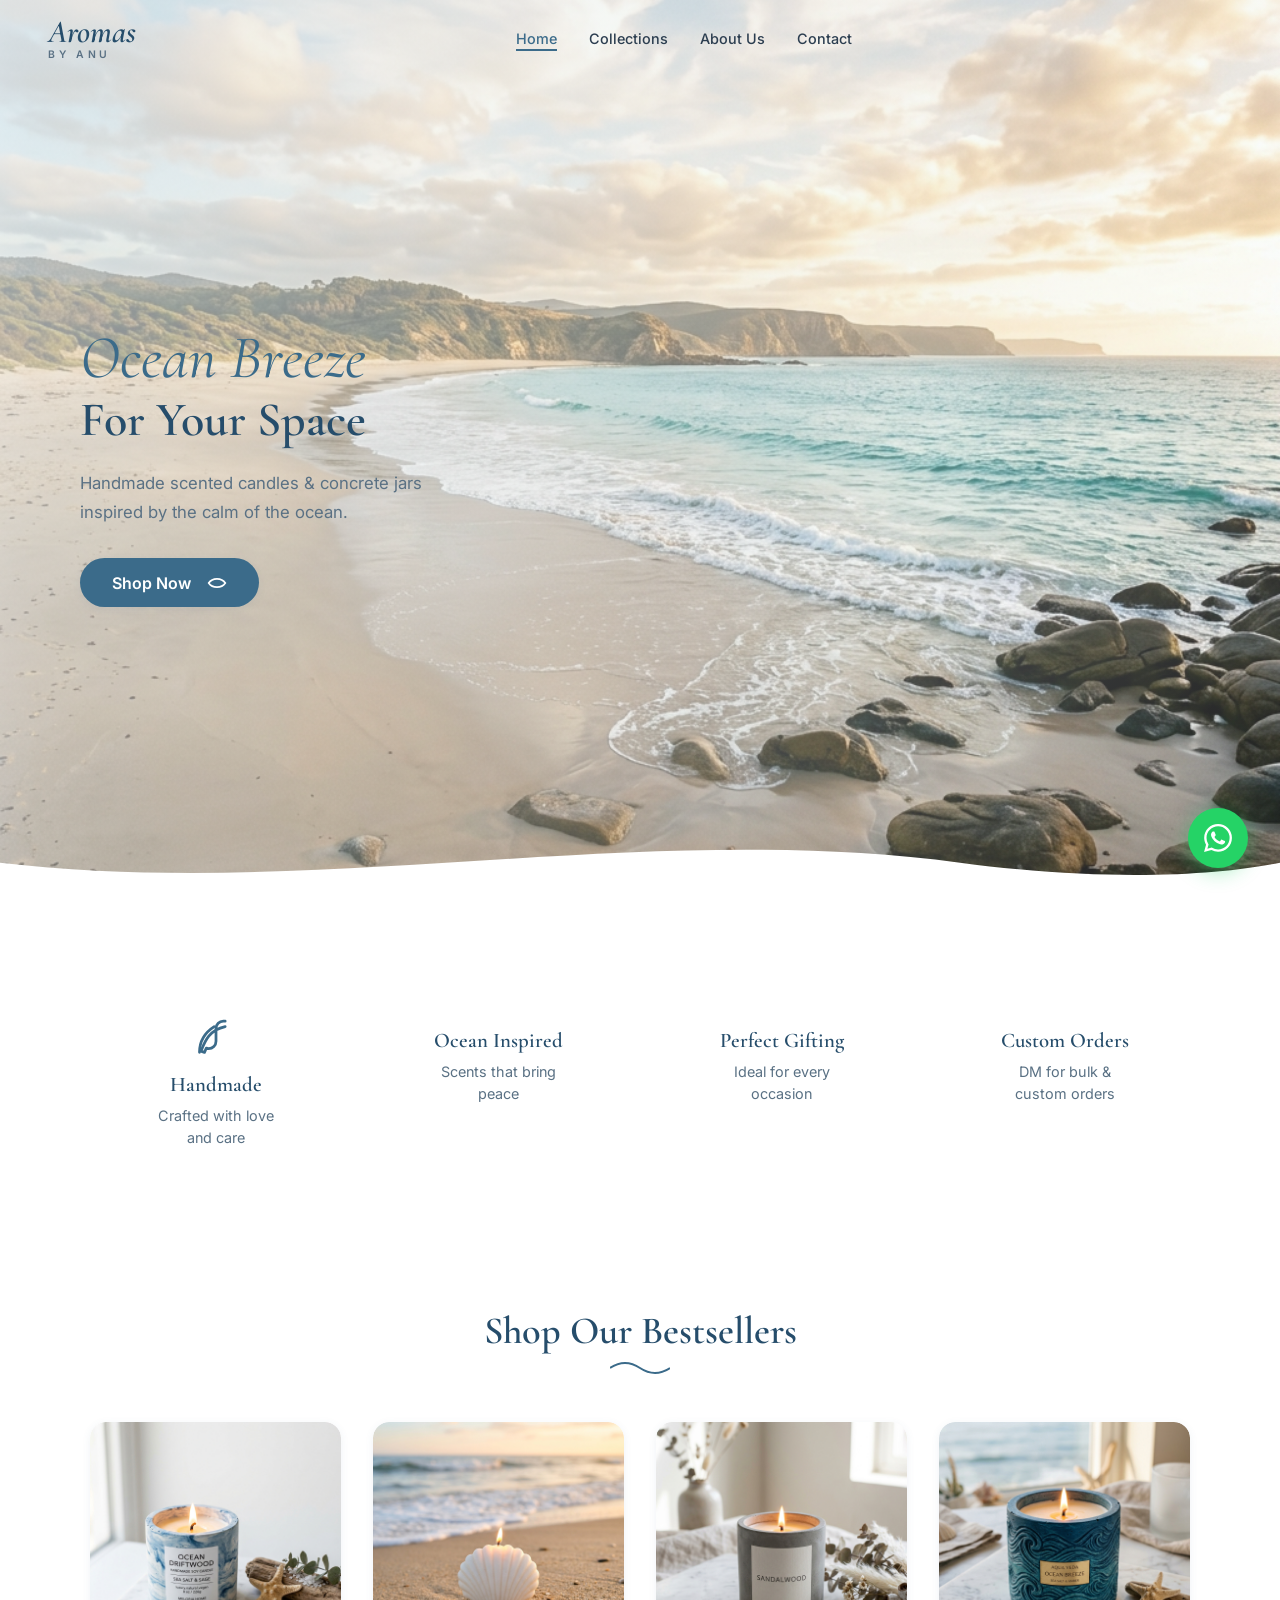
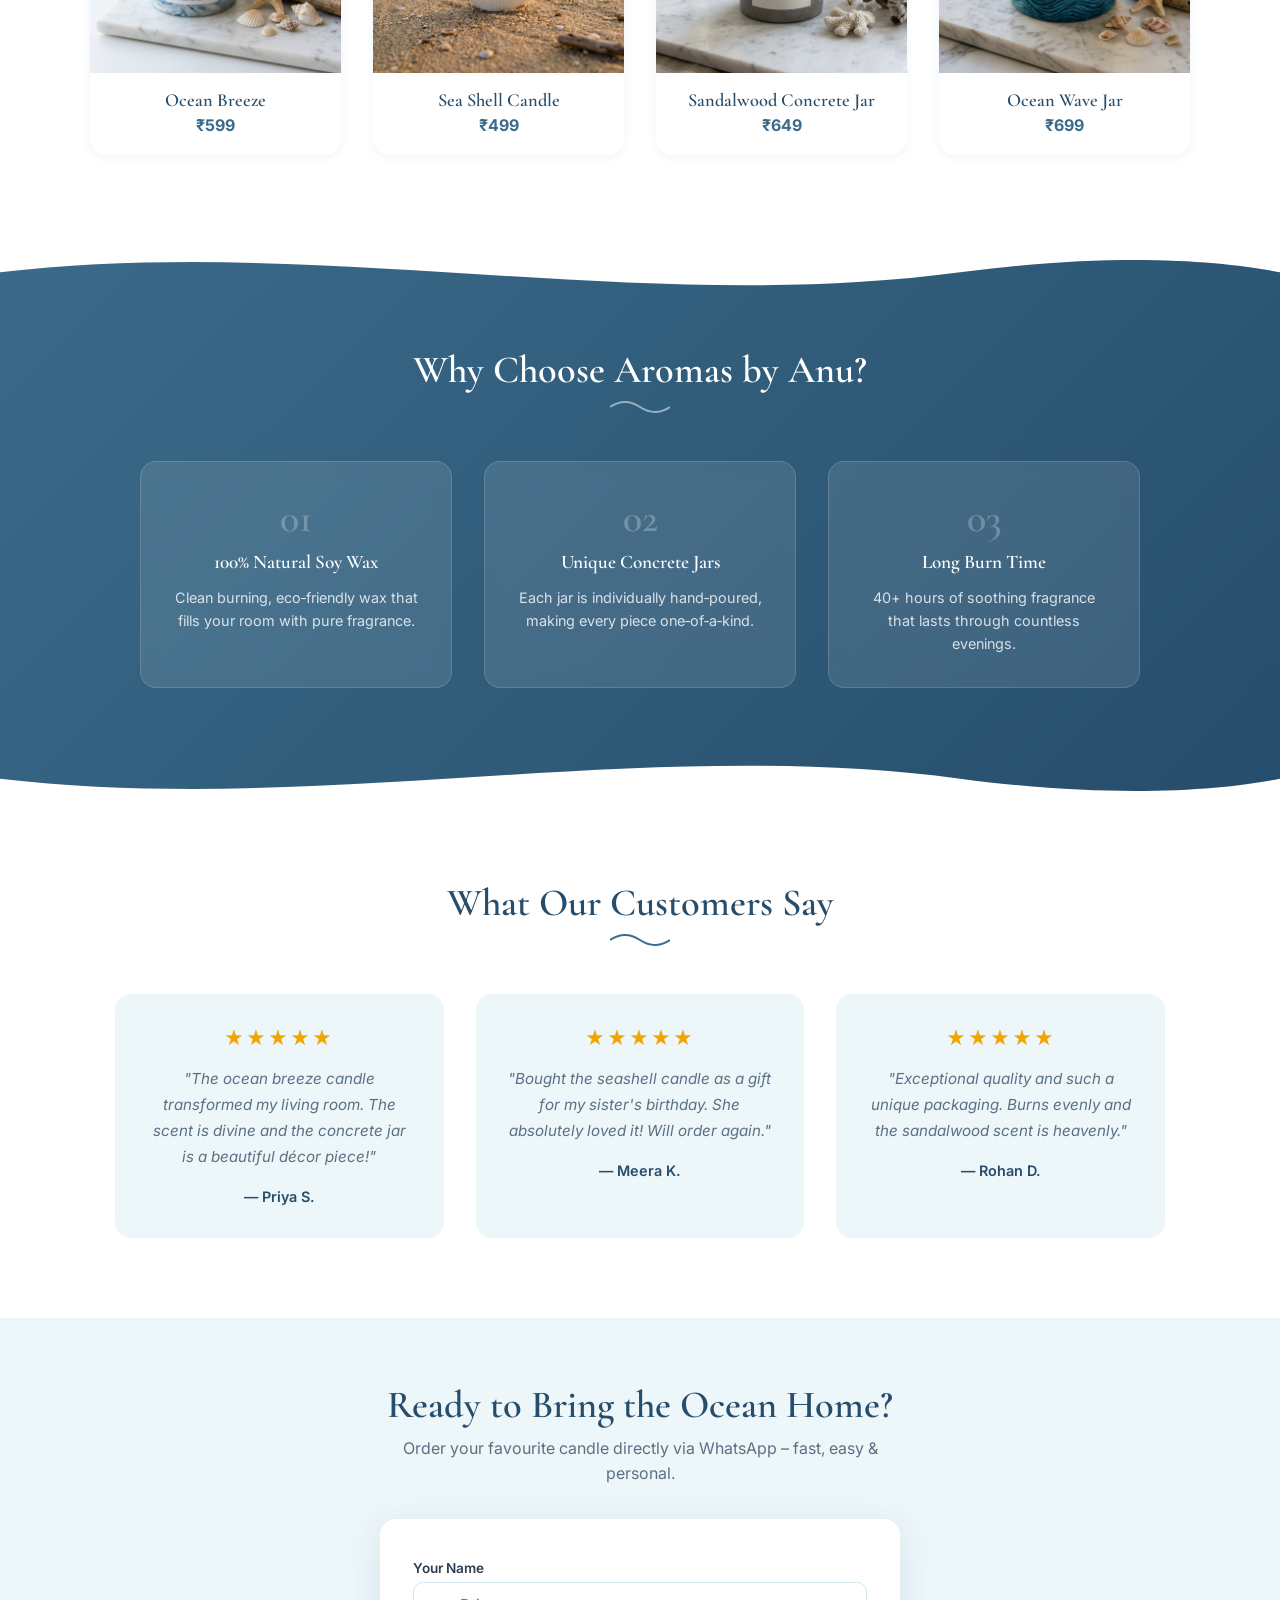
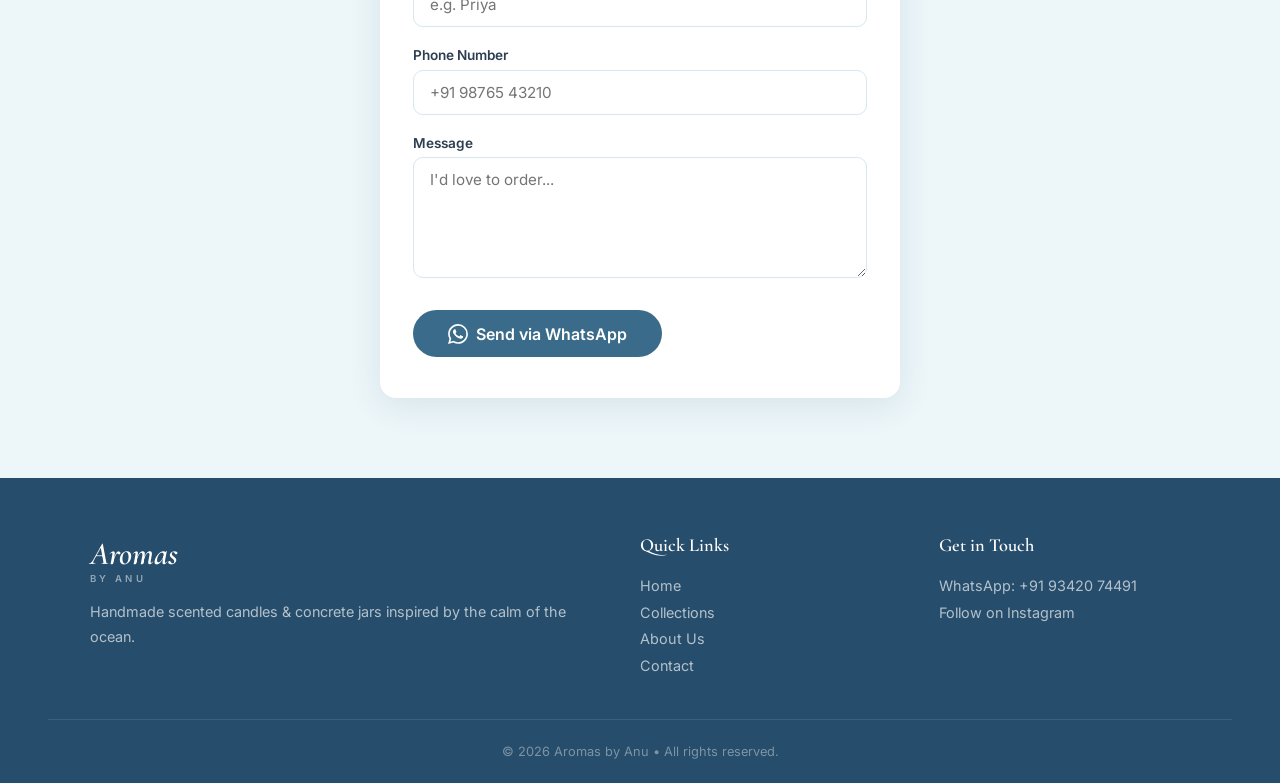
<file: index.html>
<!DOCTYPE html>
<html lang="en">
<head>
  <meta charset="UTF-8" />
  <meta name="viewport" content="width=device-width, initial-scale=1.0" />
  <title>Aromas by Anu – Handmade Ocean‑Inspired Candles</title>
  <meta name="description" content="Handmade scented candles & concrete jars inspired by the calm of the ocean. Order via WhatsApp." />
  <link rel="preconnect" href="https://fonts.googleapis.com" />
  <link rel="preconnect" href="https://fonts.gstatic.com" crossorigin />
  <link href="https://fonts.googleapis.com/css2?family=Cormorant+Garamond:ital,wght@0,400;0,600;1,400;1,600&family=Inter:wght@300;400;500;600;700&display=swap" rel="stylesheet" />
  <link rel="stylesheet" href="styles.css" />
  <link rel="stylesheet" 
      href="https://cdnjs.cloudflare.com/ajax/libs/font-awesome/6.4.0/css/all.min.css">

</head>
<body>

  <!-- ===== NAVBAR ===== -->
  <header class="navbar" id="navbar">
    <a href="index.html" class="brand">
      <span class="brand-name">Aromas</span>
      <span class="brand-sub">BY ANU</span>
    </a>
    <nav class="nav-links" id="navLinks">
      <a href="index.html" class="active">Home</a>
      <a href="collection.html">Collections</a>
      <a href="about.html">About Us</a>
      <a href="contact.html">Contact</a>
    </nav>
    <div class="nav-icons">
      <!-- Hamburger -->
      <button class="hamburger" id="hamburger" aria-label="Menu">
        <span></span><span></span><span></span>
      </button>
    </div>
  </header>

  <!-- ===== HERO ===== -->
  <section class="hero" id="hero">
    <div class="hero-bg">
      <img src="hero-bg.png" alt="Ocean breeze background" class="hero-bg-img" />
      <div class="hero-overlay"></div>
    </div>
    <div class="hero-content">
      <h1 class="hero-title">
        <span class="hero-script">Ocean Breeze</span>
        <span class="hero-bold">For Your Space</span>
      </h1>
      <p class="hero-subtitle">Handmade scented candles & concrete jars<br />inspired by the calm of the ocean.</p>
      <a href="https://wa.me/919342074491?text=Hi%20Anu!%20I%27d%20like%20to%20order%20candles%20🕯️" target="_blank" rel="noopener" class="btn btn-primary" id="heroShopBtn">
        Shop Now &nbsp;
        <svg width="20" height="20" viewBox="0 0 24 24" fill="none" stroke="currentColor" stroke-width="2"><path d="M2 12c2-3 5-5 10-5s8 2 10 5c-2 3-5 5-10 5s-8-2-10-5z"/></svg>
      </a>
    </div>
    <!-- Wave divider -->
    <div class="wave-divider">
      <svg viewBox="0 0 1440 120" preserveAspectRatio="none">
        <path d="M0,64 C360,120 720,0 1080,64 C1260,96 1380,80 1440,64 L1440,120 L0,120 Z" fill="#fff"/>
      </svg>
    </div>
  </section>

  <!-- ===== FEATURES ===== -->
  <section class="features" id="features">
    <div class="features-grid">
      <div class="feature-card" data-aos>
        <div class="feature-icon">
          <svg width="40" height="40" viewBox="0 0 24 24" fill="none" stroke="var(--color-primary)" stroke-width="1.5"><path d="M12 2C6.48 2 2 6 2 12s4.48 10 10 10 10-4 10-10S17.52 2 12 2z"/><path d="M8 14s1.5 2 4 2 4-2 4-2"/><path d="M9 9h.01M15 9h.01"/></svg>
          <!-- Leaf/handmade icon -->
          <svg width="44" height="44" viewBox="0 0 24 24" fill="none" stroke="var(--color-primary)" stroke-width="1.5" stroke-linecap="round" stroke-linejoin="round"><path d="M17 8C8 10 5.9 16.17 3.82 21.34L5.71 22l1-2.3A4.49 4.49 0 008 20a4 4 0 004-4V9a4 4 0 014-4h1"/><path d="M11 8C4.22 12.38 3 17.91 3 22"/></svg>
        </div>
        <h3>Handmade</h3>
        <p>Crafted with love<br />and care</p>
      </div>
      <div class="feature-card" data-aos>
        <div class="feature-icon">
          <svg width="44" height="44" viewBox="0 0 24 24" fill="none" stroke="var(--color-primary)" stroke-width="1.5" stroke-linecap="round" stroke-linejoin="round"><path d="M2 12h2c2 0 3-1 3-3s1-3 3-3 3 1 3 3-1 3-3 3h-2"/><path d="M22 12h-2c-2 0-3 1-3 3s-1 3-3 3-3-1-3-3 1-3 3-3h2"/></svg>
        </div>
        <h3>Ocean Inspired</h3>
        <p>Scents that bring<br />peace</p>
      </div>
      <div class="feature-card" data-aos>
        <div class="feature-icon">
          <svg width="44" height="44" viewBox="0 0 24 24" fill="none" stroke="var(--color-primary)" stroke-width="1.5" stroke-linecap="round" stroke-linejoin="round"><rect x="3" y="8" width="18" height="14" rx="2"/><path d="M12 8V5a2 2 0 00-2-2h0a2 2 0 00-2 2v0c0 1.1.9 2 2 2h4a2 2 0 002-2v0a2 2 0 00-2-2h0"/><line x1="12" y1="8" x2="12" y2="22"/></svg>
        </div>
        <h3>Perfect Gifting</h3>
        <p>Ideal for every<br />occasion</p>
      </div>
      <div class="feature-card" data-aos>
        <div class="feature-icon">
          <svg width="44" height="44" viewBox="0 0 24 24" fill="none" stroke="var(--color-primary)" stroke-width="1.5" stroke-linecap="round" stroke-linejoin="round"><path d="M20.84 4.61a5.5 5.5 0 00-7.78 0L12 5.67l-1.06-1.06a5.5 5.5 0 00-7.78 7.78l1.06 1.06L12 21.23l7.78-7.78 1.06-1.06a5.5 5.5 0 000-7.78z"/></svg>
        </div>
        <h3>Custom Orders</h3>
        <p>DM for bulk &<br />custom orders</p>
      </div>
    </div>
  </section>

  <!-- ===== BESTSELLERS ===== -->
  <section class="bestsellers" id="bestsellers">
    <h2 class="section-title">Shop Our Bestsellers</h2>
    <div class="section-wave">
      <svg width="60" height="20" viewBox="0 0 60 20"><path d="M0 10 Q15 0 30 10 Q45 20 60 10" fill="none" stroke="var(--color-primary)" stroke-width="2"/></svg>
    </div>
    <div class="products-grid">
      <a href="https://wa.me/919342074491?text=Hi!%20I%27d%20like%20to%20order%20the%20Ocean%20Breeze%20candle%20🌊" target="_blank" rel="noopener" class="product-card" data-aos>
        <div class="product-img-wrap">
          <img src="ocean-breeze.png" alt="Ocean Breeze Candle" loading="lazy" />
        </div>
        <h3>Ocean Breeze</h3>
        <p class="product-price">₹599</p>
      </a>
      <a href="https://wa.me/919342074491?text=Hi!%20I%27d%20like%20to%20order%20the%20Sea%20Shell%20Candle%20🐚" target="_blank" rel="noopener" class="product-card" data-aos>
        <div class="product-img-wrap">
          <img src="seashell.png" alt="Sea Shell Candle" loading="lazy" />
        </div>
        <h3>Sea Shell Candle</h3>
        <p class="product-price">₹499</p>
      </a>
      <a href="https://wa.me/919342074491?text=Hi!%20I%27d%20like%20to%20order%20the%20Sandalwood%20Concrete%20Jar%20🪵" target="_blank" rel="noopener" class="product-card" data-aos>
        <div class="product-img-wrap">
          <img src="sandalwood.png" alt="Sandalwood Concrete Jar" loading="lazy" />
        </div>
        <h3>Sandalwood Concrete Jar</h3>
        <p class="product-price">₹649</p>
      </a>
      <a href="https://wa.me/919342074491?text=Hi!%20I%27d%20like%20to%20order%20the%20Ocean%20Wave%20Jar%20🌀" target="_blank" rel="noopener" class="product-card" data-aos>
        <div class="product-img-wrap">
          <img src="ocean-wave.png" alt="Ocean Wave Jar" loading="lazy" />
        </div>
        <h3>Ocean Wave Jar</h3>
        <p class="product-price">₹699</p>
      </a>
    </div>
  </section>

  <!-- ===== WHY CHOOSE US ===== -->
  <section class="why-us" id="whyUs">
    <div class="wave-divider wave-top">
      <svg viewBox="0 0 1440 120" preserveAspectRatio="none">
        <path d="M0,56 C360,0 720,120 1080,56 C1260,24 1380,40 1440,56 L1440,0 L0,0 Z" fill="#fff"/>
      </svg>
    </div>
    <div class="why-us-inner">
      <h2 class="section-title light">Why Choose Aromas by Anu?</h2>
      <div class="section-wave light-wave">
        <svg width="60" height="20" viewBox="0 0 60 20"><path d="M0 10 Q15 0 30 10 Q45 20 60 10" fill="none" stroke="#fff" stroke-width="2"/></svg>
      </div>
      <div class="why-grid">
        <div class="why-card">
          <div class="why-number">01</div>
          <h3>100% Natural Soy Wax</h3>
          <p>Clean burning, eco‑friendly wax that fills your room with pure fragrance.</p>
        </div>
        <div class="why-card">
          <div class="why-number">02</div>
          <h3>Unique Concrete Jars</h3>
          <p>Each jar is individually hand‑poured, making every piece one‑of‑a‑kind.</p>
        </div>
        <div class="why-card">
          <div class="why-number">03</div>
          <h3>Long Burn Time</h3>
          <p>40+ hours of soothing fragrance that lasts through countless evenings.</p>
        </div>
      </div>
    </div>
    <div class="wave-divider wave-bottom">
      <svg viewBox="0 0 1440 120" preserveAspectRatio="none">
        <path d="M0,64 C360,120 720,0 1080,64 C1260,96 1380,80 1440,64 L1440,120 L0,120 Z" fill="#fff"/>
      </svg>
    </div>
  </section>

  <!-- ===== TESTIMONIALS ===== -->
  <section class="testimonials" id="testimonials">
    <h2 class="section-title">What Our Customers Say</h2>
    <div class="section-wave">
      <svg width="60" height="20" viewBox="0 0 60 20"><path d="M0 10 Q15 0 30 10 Q45 20 60 10" fill="none" stroke="var(--color-primary)" stroke-width="2"/></svg>
    </div>
    <div class="testimonials-grid">
      <div class="testimonial-card" data-aos>
        <div class="stars">★★★★★</div>
        <p>"The ocean breeze candle transformed my living room. The scent is divine and the concrete jar is a beautiful décor piece!"</p>
        <span class="reviewer">— Priya S.</span>
      </div>
      <div class="testimonial-card" data-aos>
        <div class="stars">★★★★★</div>
        <p>"Bought the seashell candle as a gift for my sister's birthday. She absolutely loved it! Will order again."</p>
        <span class="reviewer">— Meera K.</span>
      </div>
      <div class="testimonial-card" data-aos>
        <div class="stars">★★★★★</div>
        <p>"Exceptional quality and such a unique packaging. Burns evenly and the sandalwood scent is heavenly."</p>
        <span class="reviewer">— Rohan D.</span>
      </div>
    </div>
  </section>

  <!-- ===== SEND A MESSAGE ===== -->
  <section class="home-contact" id="homeContact">
    <div class="home-contact-inner">
      <div class="home-contact-header">
        <h2 class="section-title">Ready to Bring the Ocean Home?</h2>
        <p class="home-contact-subtitle">Order your favourite candle directly via WhatsApp – fast, easy & personal.</p>
      </div>
      <div class="home-contact-card">
        <form id="homeContactForm" class="home-contact-form">
          <div class="form-group">
            <label for="homeName">Your Name</label>
            <input type="text" id="homeName" placeholder="e.g. Priya" required />
          </div>
          <div class="form-group">
            <label for="homePhone">Phone Number</label>
            <input type="tel" id="homePhone" placeholder="+91 98765 43210" />
          </div>
          <div class="form-group">
            <label for="homeMessage">Message</label>
            <textarea id="homeMessage" placeholder="I'd love to order..." rows="5" required></textarea>
          </div>
          <button type="submit" class="btn btn-send-wa">
            <svg width="20" height="20" viewBox="0 0 24 24" fill="currentColor"><path d="M17.472 14.382c-.297-.149-1.758-.867-2.03-.967-.273-.099-.471-.148-.67.15-.197.297-.767.966-.94 1.164-.173.199-.347.223-.644.075-.297-.15-1.255-.463-2.39-1.475-.883-.788-1.48-1.761-1.653-2.059-.173-.297-.018-.458.13-.606.134-.133.298-.347.446-.52.149-.174.198-.298.298-.497.099-.198.05-.371-.025-.52-.075-.149-.669-1.612-.916-2.207-.242-.579-.487-.5-.669-.51-.173-.008-.371-.01-.57-.01-.198 0-.52.074-.792.372-.272.297-1.04 1.016-1.04 2.479 0 1.462 1.065 2.875 1.213 3.074.149.198 2.096 3.2 5.077 4.487.709.306 1.262.489 1.694.625.712.227 1.36.195 1.871.118.571-.085 1.758-.719 2.006-1.413.248-.694.248-1.289.173-1.413-.074-.124-.272-.198-.57-.347m-5.421 7.403h-.004a9.87 9.87 0 01-5.031-1.378l-.361-.214-3.741.982.998-3.648-.235-.374a9.86 9.86 0 01-1.51-5.26c.001-5.45 4.436-9.884 9.888-9.884 2.64 0 5.122 1.03 6.988 2.898a9.825 9.825 0 012.893 6.994c-.003 5.45-4.437 9.884-9.885 9.884m8.413-18.297A11.815 11.815 0 0012.05 0C5.495 0 .16 5.335.157 11.892c0 2.096.547 4.142 1.588 5.945L.057 24l6.305-1.654a11.882 11.882 0 005.683 1.448h.005c6.554 0 11.89-5.335 11.893-11.893a11.821 11.821 0 00-3.48-8.413z"/></svg>
            Send via WhatsApp
          </button>
        </form>
      </div>
    </div>
  </section>

  <!-- ===== FOOTER ===== -->
  <footer class="site-footer" id="footer">
    <div class="footer-grid">
      <div class="footer-col">
        <span class="footer-brand">Aromas</span>
        <span class="footer-brand-sub">BY ANU</span>
        <p class="footer-about">Handmade scented candles & concrete jars inspired by the calm of the ocean.</p>
      </div>
      <div class="footer-col">
        <h4>Quick Links</h4>
        <a href="index.html">Home</a>
        <a href="collection.html">Collections</a>
        <a href="about.html">About Us</a>
        <a href="contact.html">Contact</a>
      </div>
      <div class="footer-col">
        <h4>Get in Touch</h4>
        <a href="https://wa.me/919342074491" target="_blank" rel="noopener">WhatsApp: +91 93420 74491</a>
        <a href="https://instagram.com/" target="_blank" rel="noopener">Follow on Instagram</a>
      </div>
    </div>
    <div class="footer-bottom">
      <p>© 2026 Aromas by Anu • All rights reserved.</p>
    </div>
  </footer>

  <!-- Floating WhatsApp Button -->
  <a href="https://wa.me/919342074491?text=Hi%20Anu!%20I%27m%20interested%20in%20your%20candles%20🕯️" target="_blank" rel="noopener" class="fab-whatsapp" id="fabWhatsapp" aria-label="Chat on WhatsApp">
    <svg width="28" height="28" viewBox="0 0 24 24" fill="#fff"><path d="M17.472 14.382c-.297-.149-1.758-.867-2.03-.967-.273-.099-.471-.148-.67.15-.197.297-.767.966-.94 1.164-.173.199-.347.223-.644.075-.297-.15-1.255-.463-2.39-1.475-.883-.788-1.48-1.761-1.653-2.059-.173-.297-.018-.458.13-.606.134-.133.298-.347.446-.52.149-.174.198-.298.298-.497.099-.198.05-.371-.025-.52-.075-.149-.669-1.612-.916-2.207-.242-.579-.487-.5-.669-.51-.173-.008-.371-.01-.57-.01-.198 0-.52.074-.792.372-.272.297-1.04 1.016-1.04 2.479 0 1.462 1.065 2.875 1.213 3.074.149.198 2.096 3.2 5.077 4.487.709.306 1.262.489 1.694.625.712.227 1.36.195 1.871.118.571-.085 1.758-.719 2.006-1.413.248-.694.248-1.289.173-1.413-.074-.124-.272-.198-.57-.347m-5.421 7.403h-.004a9.87 9.87 0 01-5.031-1.378l-.361-.214-3.741.982.998-3.648-.235-.374a9.86 9.86 0 01-1.51-5.26c.001-5.45 4.436-9.884 9.888-9.884 2.64 0 5.122 1.03 6.988 2.898a9.825 9.825 0 012.893 6.994c-.003 5.45-4.437 9.884-9.885 9.884m8.413-18.297A11.815 11.815 0 0012.05 0C5.495 0 .16 5.335.157 11.892c0 2.096.547 4.142 1.588 5.945L.057 24l6.305-1.654a11.882 11.882 0 005.683 1.448h.005c6.554 0 11.89-5.335 11.893-11.893a11.821 11.821 0 00-3.48-8.413z"/></svg>
  </a>

  <script src="script.js"></script>
</body>
</html>
</file>
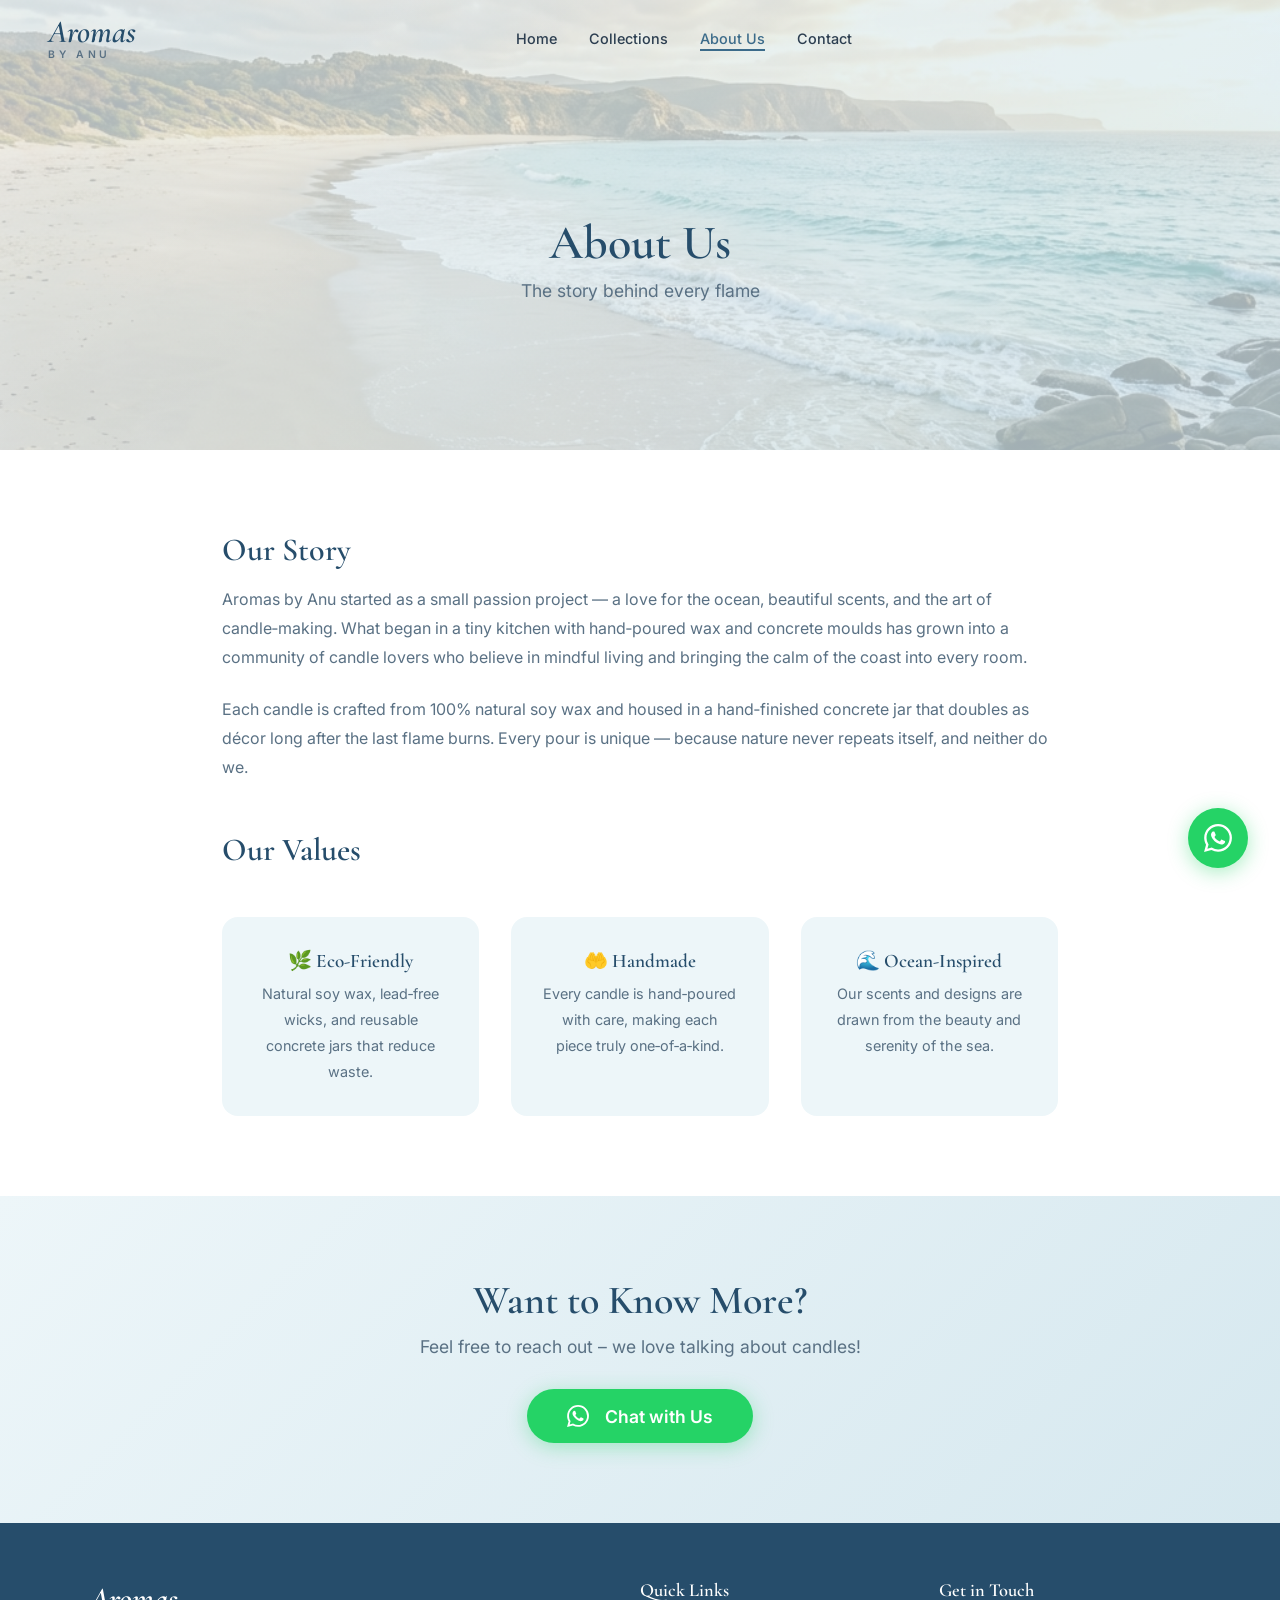
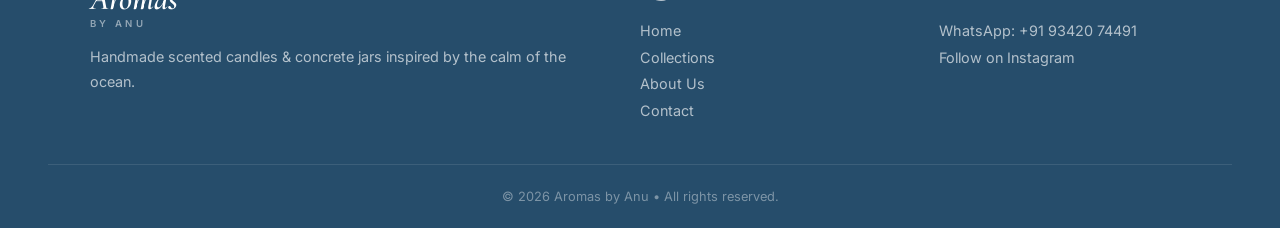
<file: about.html>
<!DOCTYPE html>
<html lang="en">
<head>
  <meta charset="UTF-8" />
  <meta name="viewport" content="width=device-width, initial-scale=1.0" />
  <title>About Us – Aromas by Anu</title>
  <meta name="description" content="Learn the story behind Aromas by Anu — handmade ocean-inspired candles crafted with love." />
  <link rel="preconnect" href="https://fonts.googleapis.com" />
  <link rel="preconnect" href="https://fonts.gstatic.com" crossorigin />
  <link href="https://fonts.googleapis.com/css2?family=Cormorant+Garamond:ital,wght@0,400;0,600;1,400;1,600&family=Inter:wght@300;400;500;600;700&display=swap" rel="stylesheet" />
  <link rel="stylesheet" href="styles.css" />
</head>
<body>

  <!-- NAVBAR -->
  <header class="navbar" id="navbar">
    <a href="index.html" class="brand">
      <span class="brand-name">Aromas</span>
      <span class="brand-sub">BY ANU</span>
    </a>
    <nav class="nav-links" id="navLinks">
      <a href="index.html">Home</a>
      <a href="collection.html">Collections</a>
      <a href="about.html" class="active">About Us</a>
      <a href="contact.html">Contact</a>
    </nav>
    <div class="nav-icons">
      <button class="hamburger" id="hamburger" aria-label="Menu">
        <span></span><span></span><span></span>
      </button>
    </div>
  </header>

  <!-- PAGE HERO -->
  <section class="page-hero">
    <div class="page-hero-overlay"></div>
    <div class="page-hero-content">
      <h1>About Us</h1>
      <p>The story behind every flame</p>
    </div>
  </section>

  <!-- ABOUT CONTENT -->
  <section class="about-section">
    <h2>Our Story</h2>
    <p>
      Aromas by Anu started as a small passion project — a love for the ocean, beautiful scents, and the art of candle‑making.
      What began in a tiny kitchen with hand‑poured wax and concrete moulds has grown into a community of candle lovers
      who believe in mindful living and bringing the calm of the coast into every room.
    </p>
    <p>
      Each candle is crafted from 100% natural soy wax and housed in a hand‑finished concrete jar that doubles as décor
      long after the last flame burns. Every pour is unique — because nature never repeats itself, and neither do we.
    </p>

    <h2 style="margin-top: 3rem;">Our Values</h2>
    <div class="about-values">
      <div class="about-value-card">
        <h3>🌿 Eco‑Friendly</h3>
        <p>Natural soy wax, lead‑free wicks, and reusable concrete jars that reduce waste.</p>
      </div>
      <div class="about-value-card">
        <h3>🤲 Handmade</h3>
        <p>Every candle is hand‑poured with care, making each piece truly one‑of‑a‑kind.</p>
      </div>
      <div class="about-value-card">
        <h3>🌊 Ocean‑Inspired</h3>
        <p>Our scents and designs are drawn from the beauty and serenity of the sea.</p>
      </div>
    </div>
  </section>

  <!-- CTA -->
  <section class="cta-banner">
    <div class="cta-content">
      <h2>Want to Know More?</h2>
      <p>Feel free to reach out – we love talking about candles!</p>
      <a href="https://wa.me/919342074491?text=Hi%20Anu!%20I%27d%20love%20to%20know%20more%20about%20your%20candles!" target="_blank" rel="noopener" class="btn btn-whatsapp">
        <svg width="22" height="22" viewBox="0 0 24 24" fill="currentColor"><path d="M17.472 14.382c-.297-.149-1.758-.867-2.03-.967-.273-.099-.471-.148-.67.15-.197.297-.767.966-.94 1.164-.173.199-.347.223-.644.075-.297-.15-1.255-.463-2.39-1.475-.883-.788-1.48-1.761-1.653-2.059-.173-.297-.018-.458.13-.606.134-.133.298-.347.446-.52.149-.174.198-.298.298-.497.099-.198.05-.371-.025-.52-.075-.149-.669-1.612-.916-2.207-.242-.579-.487-.5-.669-.51-.173-.008-.371-.01-.57-.01-.198 0-.52.074-.792.372-.272.297-1.04 1.016-1.04 2.479 0 1.462 1.065 2.875 1.213 3.074.149.198 2.096 3.2 5.077 4.487.709.306 1.262.489 1.694.625.712.227 1.36.195 1.871.118.571-.085 1.758-.719 2.006-1.413.248-.694.248-1.289.173-1.413-.074-.124-.272-.198-.57-.347m-5.421 7.403h-.004a9.87 9.87 0 01-5.031-1.378l-.361-.214-3.741.982.998-3.648-.235-.374a9.86 9.86 0 01-1.51-5.26c.001-5.45 4.436-9.884 9.888-9.884 2.64 0 5.122 1.03 6.988 2.898a9.825 9.825 0 012.893 6.994c-.003 5.45-4.437 9.884-9.885 9.884m8.413-18.297A11.815 11.815 0 0012.05 0C5.495 0 .16 5.335.157 11.892c0 2.096.547 4.142 1.588 5.945L.057 24l6.305-1.654a11.882 11.882 0 005.683 1.448h.005c6.554 0 11.89-5.335 11.893-11.893a11.821 11.821 0 00-3.48-8.413z"/></svg>
        &nbsp; Chat with Us
      </a>
    </div>
  </section>

  <!-- FOOTER -->
  <footer class="site-footer">
    <div class="footer-grid">
      <div class="footer-col">
        <span class="footer-brand">Aromas</span>
        <span class="footer-brand-sub">BY ANU</span>
        <p class="footer-about">Handmade scented candles & concrete jars inspired by the calm of the ocean.</p>
      </div>
      <div class="footer-col">
        <h4>Quick Links</h4>
        <a href="index.html">Home</a>
        <a href="collection.html">Collections</a>
        <a href="about.html">About Us</a>
        <a href="contact.html">Contact</a>
      </div>
      <div class="footer-col">
        <h4>Get in Touch</h4>
        <a href="https://wa.me/919342074491" target="_blank" rel="noopener">WhatsApp: +91 93420 74491</a>
        <a href="https://instagram.com/" target="_blank" rel="noopener">Follow on Instagram</a>
      </div>
    </div>
    <div class="footer-bottom">
      <p>© 2026 Aromas by Anu • All rights reserved.</p>
    </div>
  </footer>

  <!-- Floating WhatsApp -->
  <a href="https://wa.me/919342074491?text=Hi%20Anu!" target="_blank" rel="noopener" class="fab-whatsapp" aria-label="WhatsApp">
    <svg width="28" height="28" viewBox="0 0 24 24" fill="#fff"><path d="M17.472 14.382c-.297-.149-1.758-.867-2.03-.967-.273-.099-.471-.148-.67.15-.197.297-.767.966-.94 1.164-.173.199-.347.223-.644.075-.297-.15-1.255-.463-2.39-1.475-.883-.788-1.48-1.761-1.653-2.059-.173-.297-.018-.458.13-.606.134-.133.298-.347.446-.52.149-.174.198-.298.298-.497.099-.198.05-.371-.025-.52-.075-.149-.669-1.612-.916-2.207-.242-.579-.487-.5-.669-.51-.173-.008-.371-.01-.57-.01-.198 0-.52.074-.792.372-.272.297-1.04 1.016-1.04 2.479 0 1.462 1.065 2.875 1.213 3.074.149.198 2.096 3.2 5.077 4.487.709.306 1.262.489 1.694.625.712.227 1.36.195 1.871.118.571-.085 1.758-.719 2.006-1.413.248-.694.248-1.289.173-1.413-.074-.124-.272-.198-.57-.347m-5.421 7.403h-.004a9.87 9.87 0 01-5.031-1.378l-.361-.214-3.741.982.998-3.648-.235-.374a9.86 9.86 0 01-1.51-5.26c.001-5.45 4.436-9.884 9.888-9.884 2.64 0 5.122 1.03 6.988 2.898a9.825 9.825 0 012.893 6.994c-.003 5.45-4.437 9.884-9.885 9.884m8.413-18.297A11.815 11.815 0 0012.05 0C5.495 0 .16 5.335.157 11.892c0 2.096.547 4.142 1.588 5.945L.057 24l6.305-1.654a11.882 11.882 0 005.683 1.448h.005c6.554 0 11.89-5.335 11.893-11.893a11.821 11.821 0 00-3.48-8.413z"/></svg>
  </a>

  <script src="script.js"></script>
</body>
</html>
</file>
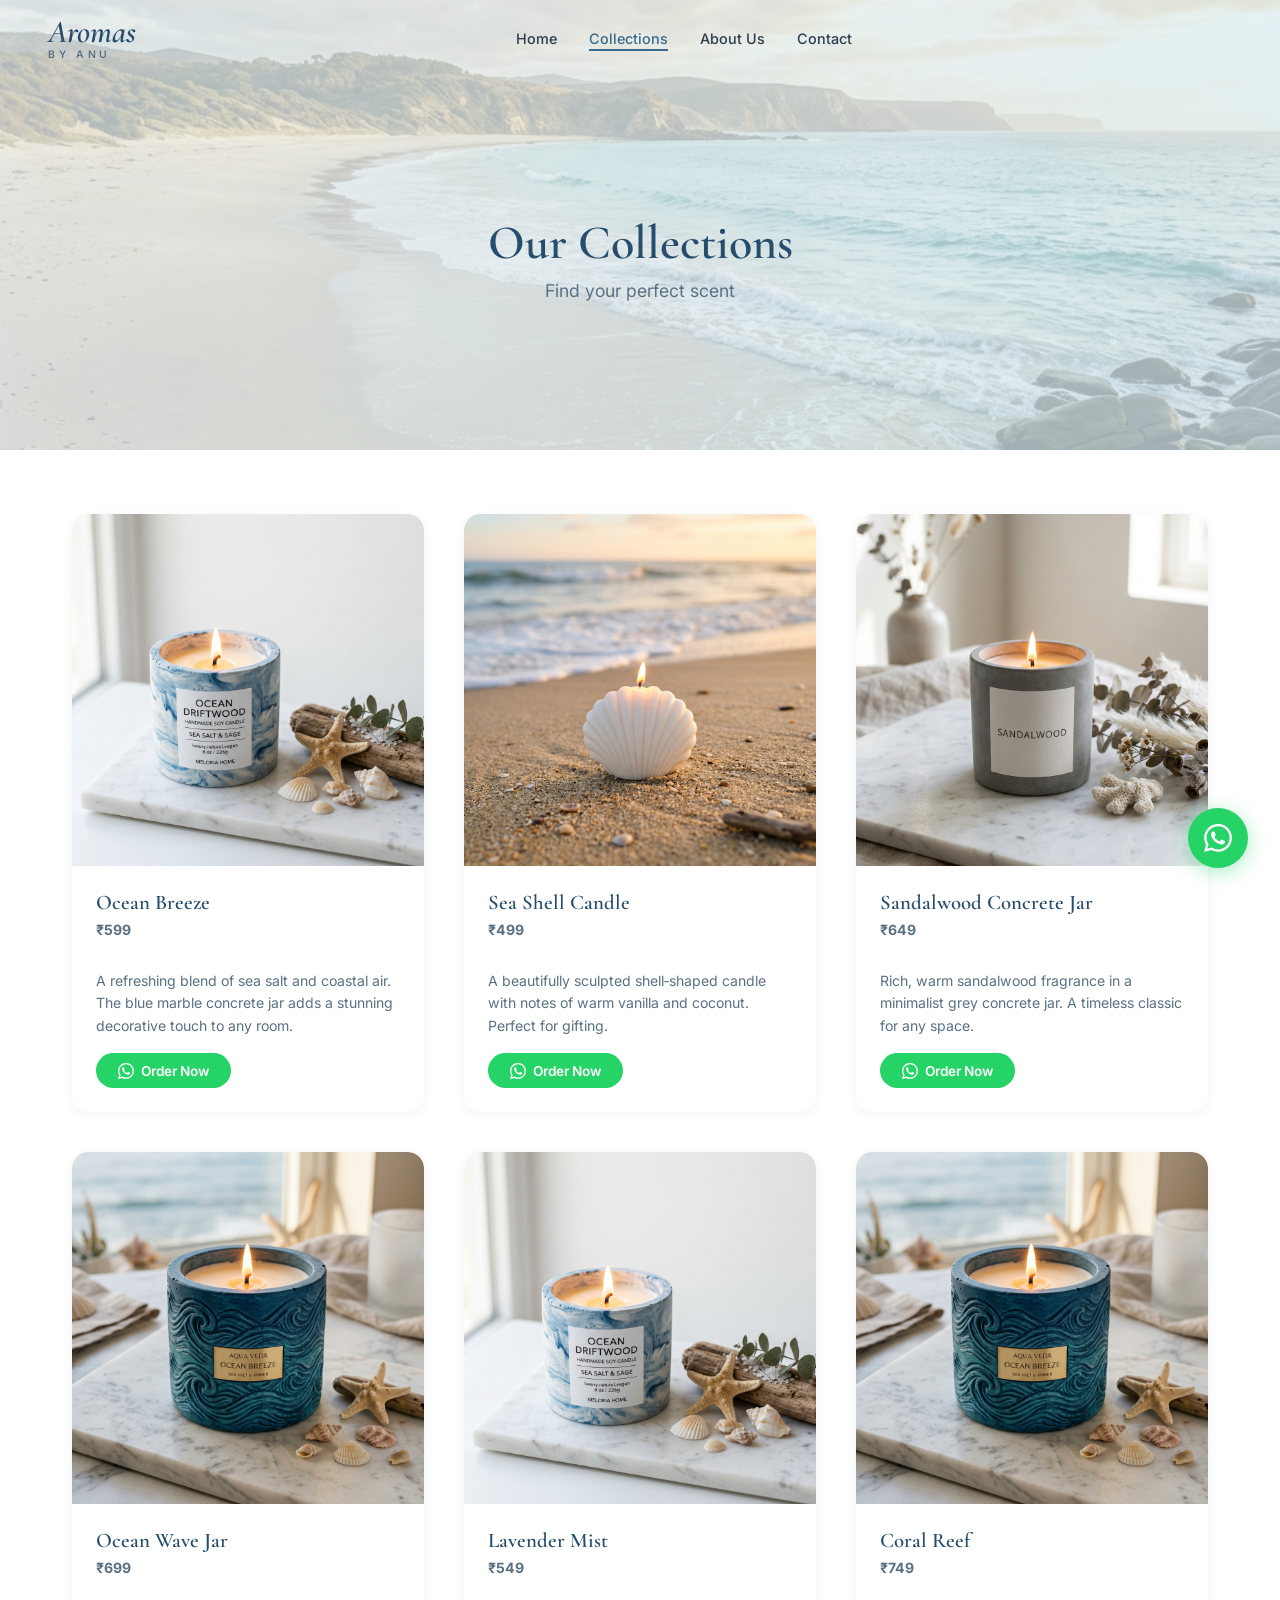
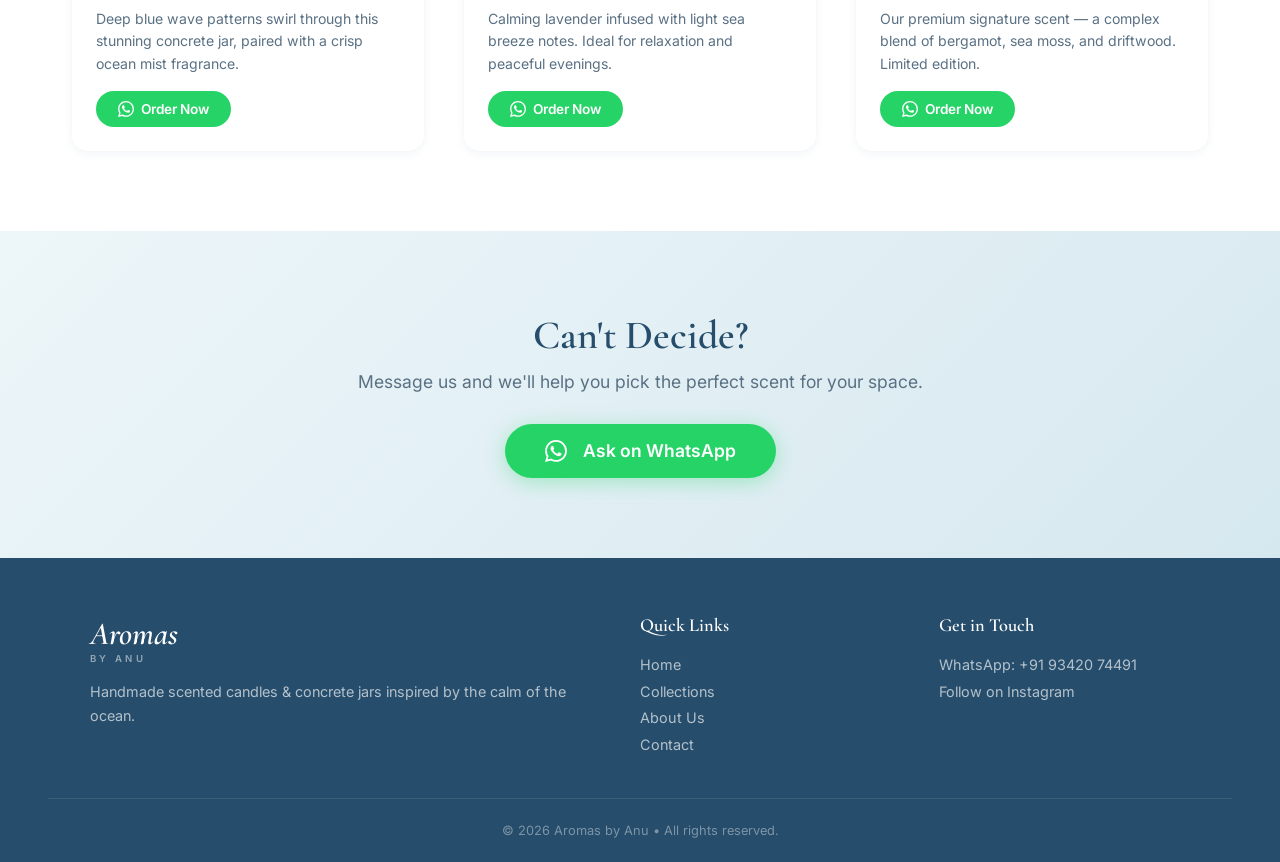
<file: collection.html>
<!DOCTYPE html>
<html lang="en">
<head>
  <meta charset="UTF-8" />
  <meta name="viewport" content="width=device-width, initial-scale=1.0" />
  <title>Collections – Aromas by Anu</title>
  <meta name="description" content="Browse our full collection of handmade ocean-inspired candles. Order via WhatsApp." />
  <link rel="preconnect" href="https://fonts.googleapis.com" />
  <link rel="preconnect" href="https://fonts.gstatic.com" crossorigin />
  <link href="https://fonts.googleapis.com/css2?family=Cormorant+Garamond:ital,wght@0,400;0,600;1,400;1,600&family=Inter:wght@300;400;500;600;700&display=swap" rel="stylesheet" />
  <link rel="stylesheet" href="styles.css" />
</head>
<body>

  <!-- NAVBAR -->
  <header class="navbar" id="navbar">
    <a href="index.html" class="brand">
      <span class="brand-name">Aromas</span>
      <span class="brand-sub">BY ANU</span>
    </a>
    <nav class="nav-links" id="navLinks">
      <a href="index.html">Home</a>
      <a href="collection.html" class="active">Collections</a>
      <a href="about.html">About Us</a>
      <a href="contact.html">Contact</a>
    </nav>
    <div class="nav-icons">
      <button class="hamburger" id="hamburger" aria-label="Menu">
        <span></span><span></span><span></span>
      </button>
    </div>
  </header>

  <!-- PAGE HERO -->
  <section class="page-hero">
    <div class="page-hero-overlay"></div>
    <div class="page-hero-content">
      <h1>Our Collections</h1>
      <p>Find your perfect scent</p>
    </div>
  </section>

  <!-- COLLECTION GRID -->
  <section class="collection-section">
    <div class="collection-grid">

      <!-- Product 1 -->
      <div class="collection-card">
        <div class="product-img-wrap">
          <img src="ocean-breeze.png" alt="Ocean Breeze Candle" loading="lazy" />
        </div>
        <div class="collection-card-body">
          <h3>Ocean Breeze</h3>
          <p class="product-price">₹599</p>
          <p>A refreshing blend of sea salt and coastal air. The blue marble concrete jar adds a stunning decorative touch to any room.</p>
          <a href="https://wa.me/919342074491?text=Hi!%20I%27d%20like%20to%20order%20the%20Ocean%20Breeze%20candle%20🌊" target="_blank" rel="noopener" class="btn-order">
            <svg width="16" height="16" viewBox="0 0 24 24" fill="currentColor"><path d="M17.472 14.382c-.297-.149-1.758-.867-2.03-.967-.273-.099-.471-.148-.67.15-.197.297-.767.966-.94 1.164-.173.199-.347.223-.644.075-.297-.15-1.255-.463-2.39-1.475-.883-.788-1.48-1.761-1.653-2.059-.173-.297-.018-.458.13-.606.134-.133.298-.347.446-.52.149-.174.198-.298.298-.497.099-.198.05-.371-.025-.52-.075-.149-.669-1.612-.916-2.207-.242-.579-.487-.5-.669-.51-.173-.008-.371-.01-.57-.01-.198 0-.52.074-.792.372-.272.297-1.04 1.016-1.04 2.479 0 1.462 1.065 2.875 1.213 3.074.149.198 2.096 3.2 5.077 4.487.709.306 1.262.489 1.694.625.712.227 1.36.195 1.871.118.571-.085 1.758-.719 2.006-1.413.248-.694.248-1.289.173-1.413-.074-.124-.272-.198-.57-.347m-5.421 7.403h-.004a9.87 9.87 0 01-5.031-1.378l-.361-.214-3.741.982.998-3.648-.235-.374a9.86 9.86 0 01-1.51-5.26c.001-5.45 4.436-9.884 9.888-9.884 2.64 0 5.122 1.03 6.988 2.898a9.825 9.825 0 012.893 6.994c-.003 5.45-4.437 9.884-9.885 9.884m8.413-18.297A11.815 11.815 0 0012.05 0C5.495 0 .16 5.335.157 11.892c0 2.096.547 4.142 1.588 5.945L.057 24l6.305-1.654a11.882 11.882 0 005.683 1.448h.005c6.554 0 11.89-5.335 11.893-11.893a11.821 11.821 0 00-3.48-8.413z"/></svg>
            Order Now
          </a>
        </div>
      </div>

      <!-- Product 2 -->
      <div class="collection-card">
        <div class="product-img-wrap">
          <img src="seashell.png" alt="Sea Shell Candle" loading="lazy" />
        </div>
        <div class="collection-card-body">
          <h3>Sea Shell Candle</h3>
          <p class="product-price">₹499</p>
          <p>A beautifully sculpted shell‑shaped candle with notes of warm vanilla and coconut. Perfect for gifting.</p>
          <a href="https://wa.me/919342074491?text=Hi!%20I%27d%20like%20to%20order%20the%20Sea%20Shell%20Candle%20🐚" target="_blank" rel="noopener" class="btn-order">
            <svg width="16" height="16" viewBox="0 0 24 24" fill="currentColor"><path d="M17.472 14.382c-.297-.149-1.758-.867-2.03-.967-.273-.099-.471-.148-.67.15-.197.297-.767.966-.94 1.164-.173.199-.347.223-.644.075-.297-.15-1.255-.463-2.39-1.475-.883-.788-1.48-1.761-1.653-2.059-.173-.297-.018-.458.13-.606.134-.133.298-.347.446-.52.149-.174.198-.298.298-.497.099-.198.05-.371-.025-.52-.075-.149-.669-1.612-.916-2.207-.242-.579-.487-.5-.669-.51-.173-.008-.371-.01-.57-.01-.198 0-.52.074-.792.372-.272.297-1.04 1.016-1.04 2.479 0 1.462 1.065 2.875 1.213 3.074.149.198 2.096 3.2 5.077 4.487.709.306 1.262.489 1.694.625.712.227 1.36.195 1.871.118.571-.085 1.758-.719 2.006-1.413.248-.694.248-1.289.173-1.413-.074-.124-.272-.198-.57-.347m-5.421 7.403h-.004a9.87 9.87 0 01-5.031-1.378l-.361-.214-3.741.982.998-3.648-.235-.374a9.86 9.86 0 01-1.51-5.26c.001-5.45 4.436-9.884 9.888-9.884 2.64 0 5.122 1.03 6.988 2.898a9.825 9.825 0 012.893 6.994c-.003 5.45-4.437 9.884-9.885 9.884m8.413-18.297A11.815 11.815 0 0012.05 0C5.495 0 .16 5.335.157 11.892c0 2.096.547 4.142 1.588 5.945L.057 24l6.305-1.654a11.882 11.882 0 005.683 1.448h.005c6.554 0 11.89-5.335 11.893-11.893a11.821 11.821 0 00-3.48-8.413z"/></svg>
            Order Now
          </a>
        </div>
      </div>

      <!-- Product 3 -->
      <div class="collection-card">
        <div class="product-img-wrap">
          <img src="sandalwood.png" alt="Sandalwood Concrete Jar" loading="lazy" />
        </div>
        <div class="collection-card-body">
          <h3>Sandalwood Concrete Jar</h3>
          <p class="product-price">₹649</p>
          <p>Rich, warm sandalwood fragrance in a minimalist grey concrete jar. A timeless classic for any space.</p>
          <a href="https://wa.me/919342074491?text=Hi!%20I%27d%20like%20to%20order%20the%20Sandalwood%20Concrete%20Jar%20🪵" target="_blank" rel="noopener" class="btn-order">
            <svg width="16" height="16" viewBox="0 0 24 24" fill="currentColor"><path d="M17.472 14.382c-.297-.149-1.758-.867-2.03-.967-.273-.099-.471-.148-.67.15-.197.297-.767.966-.94 1.164-.173.199-.347.223-.644.075-.297-.15-1.255-.463-2.39-1.475-.883-.788-1.48-1.761-1.653-2.059-.173-.297-.018-.458.13-.606.134-.133.298-.347.446-.52.149-.174.198-.298.298-.497.099-.198.05-.371-.025-.52-.075-.149-.669-1.612-.916-2.207-.242-.579-.487-.5-.669-.51-.173-.008-.371-.01-.57-.01-.198 0-.52.074-.792.372-.272.297-1.04 1.016-1.04 2.479 0 1.462 1.065 2.875 1.213 3.074.149.198 2.096 3.2 5.077 4.487.709.306 1.262.489 1.694.625.712.227 1.36.195 1.871.118.571-.085 1.758-.719 2.006-1.413.248-.694.248-1.289.173-1.413-.074-.124-.272-.198-.57-.347m-5.421 7.403h-.004a9.87 9.87 0 01-5.031-1.378l-.361-.214-3.741.982.998-3.648-.235-.374a9.86 9.86 0 01-1.51-5.26c.001-5.45 4.436-9.884 9.888-9.884 2.64 0 5.122 1.03 6.988 2.898a9.825 9.825 0 012.893 6.994c-.003 5.45-4.437 9.884-9.885 9.884m8.413-18.297A11.815 11.815 0 0012.05 0C5.495 0 .16 5.335.157 11.892c0 2.096.547 4.142 1.588 5.945L.057 24l6.305-1.654a11.882 11.882 0 005.683 1.448h.005c6.554 0 11.89-5.335 11.893-11.893a11.821 11.821 0 00-3.48-8.413z"/></svg>
            Order Now
          </a>
        </div>
      </div>

      <!-- Product 4 -->
      <div class="collection-card">
        <div class="product-img-wrap">
          <img src="ocean-wave.png" alt="Ocean Wave Jar" loading="lazy" />
        </div>
        <div class="collection-card-body">
          <h3>Ocean Wave Jar</h3>
          <p class="product-price">₹699</p>
          <p>Deep blue wave patterns swirl through this stunning concrete jar, paired with a crisp ocean mist fragrance.</p>
          <a href="https://wa.me/919342074491?text=Hi!%20I%27d%20like%20to%20order%20the%20Ocean%20Wave%20Jar%20🌀" target="_blank" rel="noopener" class="btn-order">
            <svg width="16" height="16" viewBox="0 0 24 24" fill="currentColor"><path d="M17.472 14.382c-.297-.149-1.758-.867-2.03-.967-.273-.099-.471-.148-.67.15-.197.297-.767.966-.94 1.164-.173.199-.347.223-.644.075-.297-.15-1.255-.463-2.39-1.475-.883-.788-1.48-1.761-1.653-2.059-.173-.297-.018-.458.13-.606.134-.133.298-.347.446-.52.149-.174.198-.298.298-.497.099-.198.05-.371-.025-.52-.075-.149-.669-1.612-.916-2.207-.242-.579-.487-.5-.669-.51-.173-.008-.371-.01-.57-.01-.198 0-.52.074-.792.372-.272.297-1.04 1.016-1.04 2.479 0 1.462 1.065 2.875 1.213 3.074.149.198 2.096 3.2 5.077 4.487.709.306 1.262.489 1.694.625.712.227 1.36.195 1.871.118.571-.085 1.758-.719 2.006-1.413.248-.694.248-1.289.173-1.413-.074-.124-.272-.198-.57-.347m-5.421 7.403h-.004a9.87 9.87 0 01-5.031-1.378l-.361-.214-3.741.982.998-3.648-.235-.374a9.86 9.86 0 01-1.51-5.26c.001-5.45 4.436-9.884 9.888-9.884 2.64 0 5.122 1.03 6.988 2.898a9.825 9.825 0 012.893 6.994c-.003 5.45-4.437 9.884-9.885 9.884m8.413-18.297A11.815 11.815 0 0012.05 0C5.495 0 .16 5.335.157 11.892c0 2.096.547 4.142 1.588 5.945L.057 24l6.305-1.654a11.882 11.882 0 005.683 1.448h.005c6.554 0 11.89-5.335 11.893-11.893a11.821 11.821 0 00-3.48-8.413z"/></svg>
            Order Now
          </a>
        </div>
      </div>

      <!-- Product 5 — Lavender Mist -->
      <div class="collection-card">
        <div class="product-img-wrap">
          <img src="ocean-breeze.png" alt="Lavender Mist Candle" loading="lazy" />
        </div>
        <div class="collection-card-body">
          <h3>Lavender Mist</h3>
          <p class="product-price">₹549</p>
          <p>Calming lavender infused with light sea breeze notes. Ideal for relaxation and peaceful evenings.</p>
          <a href="https://wa.me/919342074491?text=Hi!%20I%27d%20like%20to%20order%20the%20Lavender%20Mist%20candle%20💜" target="_blank" rel="noopener" class="btn-order">
            <svg width="16" height="16" viewBox="0 0 24 24" fill="currentColor"><path d="M17.472 14.382c-.297-.149-1.758-.867-2.03-.967-.273-.099-.471-.148-.67.15-.197.297-.767.966-.94 1.164-.173.199-.347.223-.644.075-.297-.15-1.255-.463-2.39-1.475-.883-.788-1.48-1.761-1.653-2.059-.173-.297-.018-.458.13-.606.134-.133.298-.347.446-.52.149-.174.198-.298.298-.497.099-.198.05-.371-.025-.52-.075-.149-.669-1.612-.916-2.207-.242-.579-.487-.5-.669-.51-.173-.008-.371-.01-.57-.01-.198 0-.52.074-.792.372-.272.297-1.04 1.016-1.04 2.479 0 1.462 1.065 2.875 1.213 3.074.149.198 2.096 3.2 5.077 4.487.709.306 1.262.489 1.694.625.712.227 1.36.195 1.871.118.571-.085 1.758-.719 2.006-1.413.248-.694.248-1.289.173-1.413-.074-.124-.272-.198-.57-.347m-5.421 7.403h-.004a9.87 9.87 0 01-5.031-1.378l-.361-.214-3.741.982.998-3.648-.235-.374a9.86 9.86 0 01-1.51-5.26c.001-5.45 4.436-9.884 9.888-9.884 2.64 0 5.122 1.03 6.988 2.898a9.825 9.825 0 012.893 6.994c-.003 5.45-4.437 9.884-9.885 9.884m8.413-18.297A11.815 11.815 0 0012.05 0C5.495 0 .16 5.335.157 11.892c0 2.096.547 4.142 1.588 5.945L.057 24l6.305-1.654a11.882 11.882 0 005.683 1.448h.005c6.554 0 11.89-5.335 11.893-11.893a11.821 11.821 0 00-3.48-8.413z"/></svg>
            Order Now
          </a>
        </div>
      </div>

      <!-- Product 6 — Coral Reef -->
      <div class="collection-card">
        <div class="product-img-wrap">
          <img src="ocean-wave.png" alt="Coral Reef Candle" loading="lazy" />
        </div>
        <div class="collection-card-body">
          <h3>Coral Reef</h3>
          <p class="product-price">₹749</p>
          <p>Our premium signature scent — a complex blend of bergamot, sea moss, and driftwood. Limited edition.</p>
          <a href="https://wa.me/919342074491?text=Hi!%20I%27d%20like%20to%20order%20the%20Coral%20Reef%20candle%20🪸" target="_blank" rel="noopener" class="btn-order">
            <svg width="16" height="16" viewBox="0 0 24 24" fill="currentColor"><path d="M17.472 14.382c-.297-.149-1.758-.867-2.03-.967-.273-.099-.471-.148-.67.15-.197.297-.767.966-.94 1.164-.173.199-.347.223-.644.075-.297-.15-1.255-.463-2.39-1.475-.883-.788-1.48-1.761-1.653-2.059-.173-.297-.018-.458.13-.606.134-.133.298-.347.446-.52.149-.174.198-.298.298-.497.099-.198.05-.371-.025-.52-.075-.149-.669-1.612-.916-2.207-.242-.579-.487-.5-.669-.51-.173-.008-.371-.01-.57-.01-.198 0-.52.074-.792.372-.272.297-1.04 1.016-1.04 2.479 0 1.462 1.065 2.875 1.213 3.074.149.198 2.096 3.2 5.077 4.487.709.306 1.262.489 1.694.625.712.227 1.36.195 1.871.118.571-.085 1.758-.719 2.006-1.413.248-.694.248-1.289.173-1.413-.074-.124-.272-.198-.57-.347m-5.421 7.403h-.004a9.87 9.87 0 01-5.031-1.378l-.361-.214-3.741.982.998-3.648-.235-.374a9.86 9.86 0 01-1.51-5.26c.001-5.45 4.436-9.884 9.888-9.884 2.64 0 5.122 1.03 6.988 2.898a9.825 9.825 0 012.893 6.994c-.003 5.45-4.437 9.884-9.885 9.884m8.413-18.297A11.815 11.815 0 0012.05 0C5.495 0 .16 5.335.157 11.892c0 2.096.547 4.142 1.588 5.945L.057 24l6.305-1.654a11.882 11.882 0 005.683 1.448h.005c6.554 0 11.89-5.335 11.893-11.893a11.821 11.821 0 00-3.48-8.413z"/></svg>
            Order Now
          </a>
        </div>
      </div>

    </div>
  </section>

  <!-- CTA -->
  <section class="cta-banner">
    <div class="cta-content">
      <h2>Can't Decide?</h2>
      <p>Message us and we'll help you pick the perfect scent for your space.</p>
      <a href="https://wa.me/919342074491?text=Hi%20Anu!%20Can%20you%20help%20me%20pick%20a%20candle?" target="_blank" rel="noopener" class="btn btn-whatsapp">
        <svg width="22" height="22" viewBox="0 0 24 24" fill="currentColor"><path d="M17.472 14.382c-.297-.149-1.758-.867-2.03-.967-.273-.099-.471-.148-.67.15-.197.297-.767.966-.94 1.164-.173.199-.347.223-.644.075-.297-.15-1.255-.463-2.39-1.475-.883-.788-1.48-1.761-1.653-2.059-.173-.297-.018-.458.13-.606.134-.133.298-.347.446-.52.149-.174.198-.298.298-.497.099-.198.05-.371-.025-.52-.075-.149-.669-1.612-.916-2.207-.242-.579-.487-.5-.669-.51-.173-.008-.371-.01-.57-.01-.198 0-.52.074-.792.372-.272.297-1.04 1.016-1.04 2.479 0 1.462 1.065 2.875 1.213 3.074.149.198 2.096 3.2 5.077 4.487.709.306 1.262.489 1.694.625.712.227 1.36.195 1.871.118.571-.085 1.758-.719 2.006-1.413.248-.694.248-1.289.173-1.413-.074-.124-.272-.198-.57-.347m-5.421 7.403h-.004a9.87 9.87 0 01-5.031-1.378l-.361-.214-3.741.982.998-3.648-.235-.374a9.86 9.86 0 01-1.51-5.26c.001-5.45 4.436-9.884 9.888-9.884 2.64 0 5.122 1.03 6.988 2.898a9.825 9.825 0 012.893 6.994c-.003 5.45-4.437 9.884-9.885 9.884m8.413-18.297A11.815 11.815 0 0012.05 0C5.495 0 .16 5.335.157 11.892c0 2.096.547 4.142 1.588 5.945L.057 24l6.305-1.654a11.882 11.882 0 005.683 1.448h.005c6.554 0 11.89-5.335 11.893-11.893a11.821 11.821 0 00-3.48-8.413z"/></svg>
        &nbsp; Ask on WhatsApp
      </a>
    </div>
  </section>

  <!-- FOOTER -->
  <footer class="site-footer">
    <div class="footer-grid">
      <div class="footer-col">
        <span class="footer-brand">Aromas</span>
        <span class="footer-brand-sub">BY ANU</span>
        <p class="footer-about">Handmade scented candles & concrete jars inspired by the calm of the ocean.</p>
      </div>
      <div class="footer-col">
        <h4>Quick Links</h4>
        <a href="index.html">Home</a>
        <a href="collection.html">Collections</a>
        <a href="about.html">About Us</a>
        <a href="contact.html">Contact</a>
      </div>
      <div class="footer-col">
        <h4>Get in Touch</h4>
        <a href="https://wa.me/919342074491" target="_blank" rel="noopener">WhatsApp: +91 93420 74491</a>
        <a href="https://instagram.com/" target="_blank" rel="noopener">Follow on Instagram</a>
      </div>
    </div>
    <div class="footer-bottom">
      <p>© 2026 Aromas by Anu • All rights reserved.</p>
    </div>
  </footer>

  <!-- Floating WhatsApp -->
  <a href="https://wa.me/919342074491?text=Hi%20Anu!" target="_blank" rel="noopener" class="fab-whatsapp" aria-label="WhatsApp">
    <svg width="28" height="28" viewBox="0 0 24 24" fill="#fff"><path d="M17.472 14.382c-.297-.149-1.758-.867-2.03-.967-.273-.099-.471-.148-.67.15-.197.297-.767.966-.94 1.164-.173.199-.347.223-.644.075-.297-.15-1.255-.463-2.39-1.475-.883-.788-1.48-1.761-1.653-2.059-.173-.297-.018-.458.13-.606.134-.133.298-.347.446-.52.149-.174.198-.298.298-.497.099-.198.05-.371-.025-.52-.075-.149-.669-1.612-.916-2.207-.242-.579-.487-.5-.669-.51-.173-.008-.371-.01-.57-.01-.198 0-.52.074-.792.372-.272.297-1.04 1.016-1.04 2.479 0 1.462 1.065 2.875 1.213 3.074.149.198 2.096 3.2 5.077 4.487.709.306 1.262.489 1.694.625.712.227 1.36.195 1.871.118.571-.085 1.758-.719 2.006-1.413.248-.694.248-1.289.173-1.413-.074-.124-.272-.198-.57-.347m-5.421 7.403h-.004a9.87 9.87 0 01-5.031-1.378l-.361-.214-3.741.982.998-3.648-.235-.374a9.86 9.86 0 01-1.51-5.26c.001-5.45 4.436-9.884 9.888-9.884 2.64 0 5.122 1.03 6.988 2.898a9.825 9.825 0 012.893 6.994c-.003 5.45-4.437 9.884-9.885 9.884m8.413-18.297A11.815 11.815 0 0012.05 0C5.495 0 .16 5.335.157 11.892c0 2.096.547 4.142 1.588 5.945L.057 24l6.305-1.654a11.882 11.882 0 005.683 1.448h.005c6.554 0 11.89-5.335 11.893-11.893a11.821 11.821 0 00-3.48-8.413z"/></svg>
  </a>

  <script src="script.js"></script>
</body>
</html>
</file>
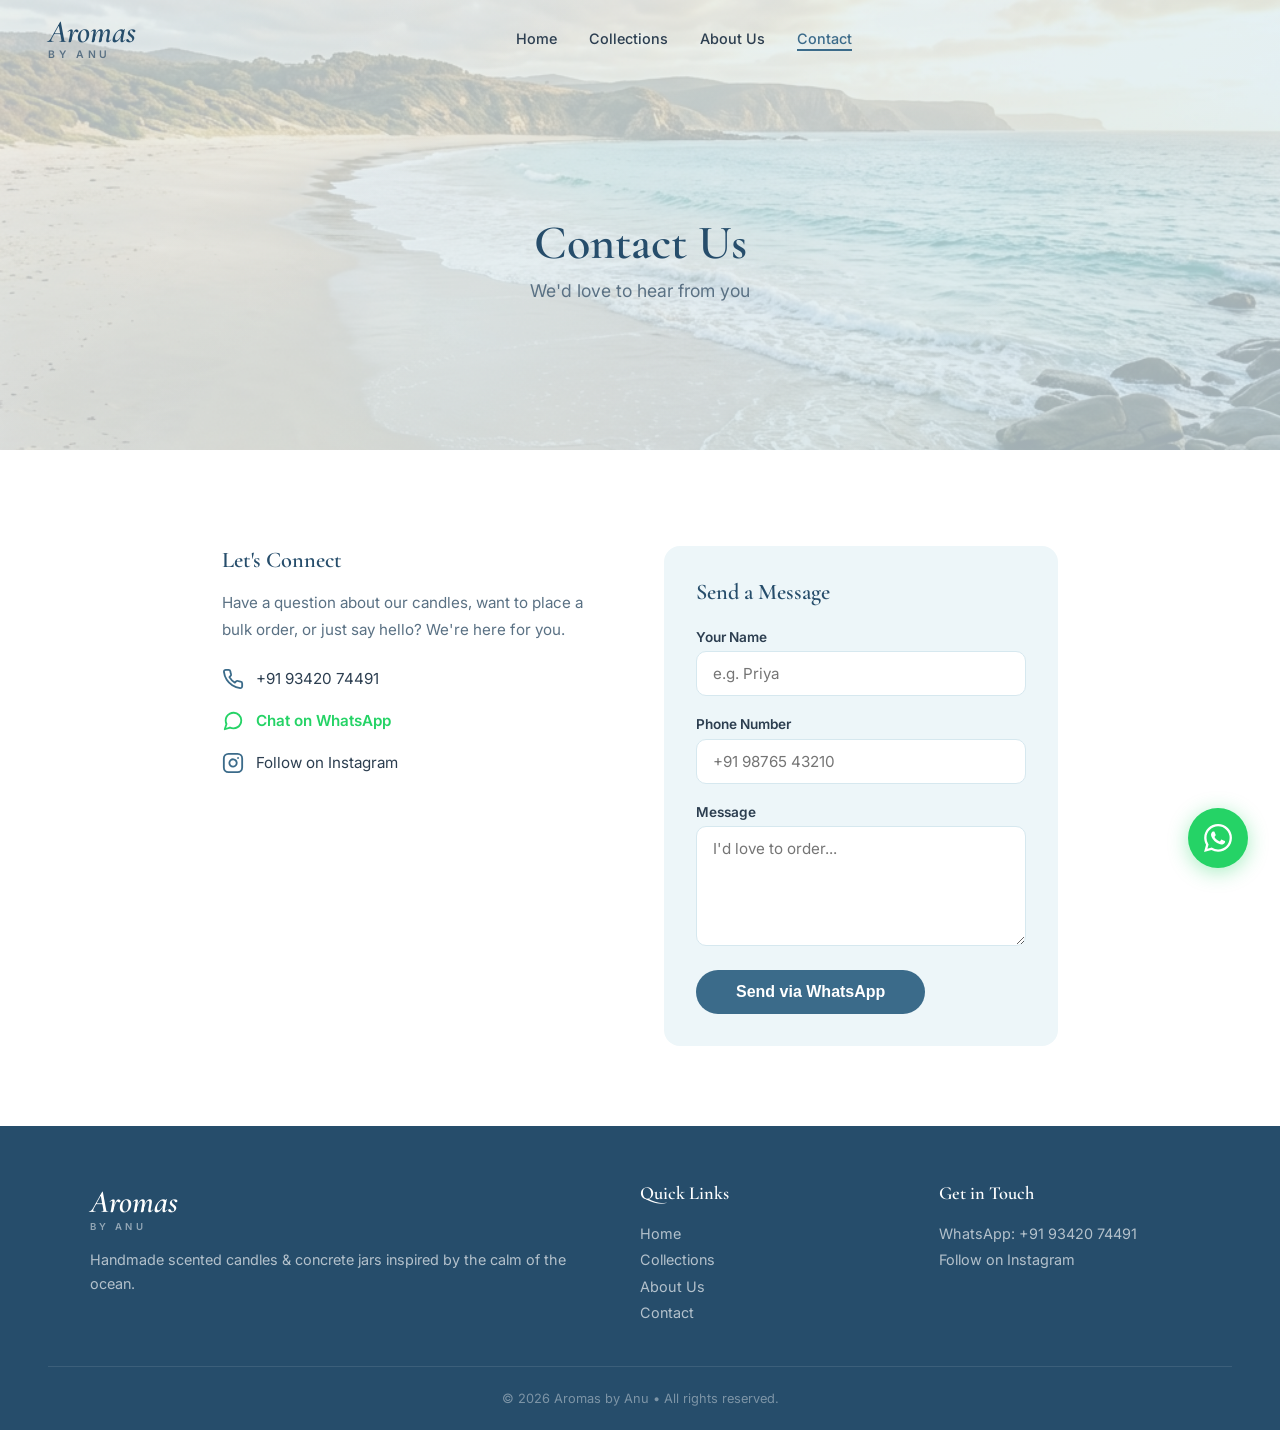
<file: contact.html>
<!DOCTYPE html>
<html lang="en">
<head>
  <meta charset="UTF-8" />
  <meta name="viewport" content="width=device-width, initial-scale=1.0" />
  <title>Contact – Aromas by Anu</title>
  <meta name="description" content="Get in touch with Aromas by Anu. Order candles via WhatsApp or send us a message." />
  <link rel="preconnect" href="https://fonts.googleapis.com" />
  <link rel="preconnect" href="https://fonts.gstatic.com" crossorigin />
  <link href="https://fonts.googleapis.com/css2?family=Cormorant+Garamond:ital,wght@0,400;0,600;1,400;1,600&family=Inter:wght@300;400;500;600;700&display=swap" rel="stylesheet" />
  <link rel="stylesheet" href="styles.css" />
</head>
<body>

  <!-- NAVBAR -->
  <header class="navbar" id="navbar">
    <a href="index.html" class="brand">
      <span class="brand-name">Aromas</span>
      <span class="brand-sub">BY ANU</span>
    </a>
    <nav class="nav-links" id="navLinks">
      <a href="index.html">Home</a>
      <a href="collection.html">Collections</a>
      <a href="about.html">About Us</a>
      <a href="contact.html" class="active">Contact</a>
    </nav>
    <div class="nav-icons">
      <button class="hamburger" id="hamburger" aria-label="Menu">
        <span></span><span></span><span></span>
      </button>
    </div>
  </header>

  <!-- PAGE HERO -->
  <section class="page-hero">
    <div class="page-hero-overlay"></div>
    <div class="page-hero-content">
      <h1>Contact Us</h1>
      <p>We'd love to hear from you</p>
    </div>
  </section>

  <!-- CONTACT SECTION -->
  <section class="contact-section">
    <div class="contact-grid">

      <!-- Left: Info -->
      <div class="contact-info">
        <h3>Let's Connect</h3>
        <p>Have a question about our candles, want to place a bulk order, or just say hello? We're here for you.</p>

        <div class="contact-item">
          <svg width="22" height="22" viewBox="0 0 24 24" fill="none" stroke="var(--color-primary)" stroke-width="2" stroke-linecap="round" stroke-linejoin="round"><path d="M22 16.92v3a2 2 0 01-2.18 2 19.79 19.79 0 01-8.63-3.07 19.5 19.5 0 01-6-6 19.79 19.79 0 01-3.07-8.67A2 2 0 014.11 2h3a2 2 0 012 1.72c.127.96.361 1.903.7 2.81a2 2 0 01-.45 2.11L8.09 9.91a16 16 0 006 6l1.27-1.27a2 2 0 012.11-.45c.907.339 1.85.573 2.81.7A2 2 0 0122 16.92z"/></svg>
          <span>+91 93420 74491</span>
        </div>

        <div class="contact-item">
          <svg width="22" height="22" viewBox="0 0 24 24" fill="none" stroke="var(--color-whatsapp)" stroke-width="2" stroke-linecap="round" stroke-linejoin="round"><path d="M21 11.5a8.38 8.38 0 01-.9 3.8 8.5 8.5 0 01-7.6 4.7 8.38 8.38 0 01-3.8-.9L3 21l1.9-5.7a8.38 8.38 0 01-.9-3.8 8.5 8.5 0 014.7-7.6 8.38 8.38 0 013.8-.9h.5a8.48 8.48 0 018 8v.5z"/></svg>
          <a href="https://wa.me/919342074491" target="_blank" rel="noopener" style="color: var(--color-whatsapp); font-weight: 600;">Chat on WhatsApp</a>
        </div>

        <div class="contact-item">
          <svg width="22" height="22" viewBox="0 0 24 24" fill="none" stroke="var(--color-primary)" stroke-width="2" stroke-linecap="round" stroke-linejoin="round"><rect x="2" y="2" width="20" height="20" rx="5"/><path d="M16 11.37A4 4 0 1112.63 8 4 4 0 0116 11.37z"/><line x1="17.5" y1="6.5" x2="17.51" y2="6.5"/></svg>
          <a href="https://instagram.com/" target="_blank" rel="noopener">Follow on Instagram</a>
        </div>
      </div>

      <!-- Right: Form -->
      <form class="contact-form" id="contactForm">
        <h3>Send a Message</h3>
        <div class="form-group">
          <label for="formName">Your Name</label>
          <input type="text" id="formName" placeholder="e.g. Priya" required />
        </div>
        <div class="form-group">
          <label for="formPhone">Phone Number</label>
          <input type="tel" id="formPhone" placeholder="+91 98765 43210" />
        </div>
        <div class="form-group">
          <label for="formMessage">Message</label>
          <textarea id="formMessage" placeholder="I'd love to order..." required></textarea>
        </div>
        <button type="submit" class="btn-submit">Send via WhatsApp</button>
      </form>

    </div>
  </section>

  <!-- FOOTER -->
  <footer class="site-footer">
    <div class="footer-grid">
      <div class="footer-col">
        <span class="footer-brand">Aromas</span>
        <span class="footer-brand-sub">BY ANU</span>
        <p class="footer-about">Handmade scented candles & concrete jars inspired by the calm of the ocean.</p>
      </div>
      <div class="footer-col">
        <h4>Quick Links</h4>
        <a href="index.html">Home</a>
        <a href="collection.html">Collections</a>
        <a href="about.html">About Us</a>
        <a href="contact.html">Contact</a>
      </div>
      <div class="footer-col">
        <h4>Get in Touch</h4>
        <a href="https://wa.me/919342074491" target="_blank" rel="noopener">WhatsApp: +91 93420 74491</a>
        <a href="https://instagram.com/" target="_blank" rel="noopener">Follow on Instagram</a>
      </div>
    </div>
    <div class="footer-bottom">
      <p>© 2026 Aromas by Anu • All rights reserved.</p>
    </div>
  </footer>

  <!-- Floating WhatsApp -->
  <a href="https://wa.me/919342074491?text=Hi%20Anu!" target="_blank" rel="noopener" class="fab-whatsapp" aria-label="WhatsApp">
    <svg width="28" height="28" viewBox="0 0 24 24" fill="#fff"><path d="M17.472 14.382c-.297-.149-1.758-.867-2.03-.967-.273-.099-.471-.148-.67.15-.197.297-.767.966-.94 1.164-.173.199-.347.223-.644.075-.297-.15-1.255-.463-2.39-1.475-.883-.788-1.48-1.761-1.653-2.059-.173-.297-.018-.458.13-.606.134-.133.298-.347.446-.52.149-.174.198-.298.298-.497.099-.198.05-.371-.025-.52-.075-.149-.669-1.612-.916-2.207-.242-.579-.487-.5-.669-.51-.173-.008-.371-.01-.57-.01-.198 0-.52.074-.792.372-.272.297-1.04 1.016-1.04 2.479 0 1.462 1.065 2.875 1.213 3.074.149.198 2.096 3.2 5.077 4.487.709.306 1.262.489 1.694.625.712.227 1.36.195 1.871.118.571-.085 1.758-.719 2.006-1.413.248-.694.248-1.289.173-1.413-.074-.124-.272-.198-.57-.347m-5.421 7.403h-.004a9.87 9.87 0 01-5.031-1.378l-.361-.214-3.741.982.998-3.648-.235-.374a9.86 9.86 0 01-1.51-5.26c.001-5.45 4.436-9.884 9.888-9.884 2.64 0 5.122 1.03 6.988 2.898a9.825 9.825 0 012.893 6.994c-.003 5.45-4.437 9.884-9.885 9.884m8.413-18.297A11.815 11.815 0 0012.05 0C5.495 0 .16 5.335.157 11.892c0 2.096.547 4.142 1.588 5.945L.057 24l6.305-1.654a11.882 11.882 0 005.683 1.448h.005c6.554 0 11.89-5.335 11.893-11.893a11.821 11.821 0 00-3.48-8.413z"/></svg>
  </a>

  <script src="script.js"></script>
</body>
</html>
</file>
<file: styles.css>
/* ============================================================
   Aromas by Anu – Ocean Theme Design System
   ============================================================ */

/* ---------- Google Fonts ---------- */
@import url('https://fonts.googleapis.com/css2?family=Cormorant+Garamond:ital,wght@0,400;0,600;1,400;1,600&family=Inter:wght@300;400;500;600;700&display=swap');

/* ---------- Design Tokens ---------- */
:root {
  --color-primary: #3b6b8a;
  --color-primary-dark: #264d6b;
  --color-accent: #83c5be;
  --color-sand: #edf6f9;
  --color-sand-dark: #d6e8ef;
  --color-text: #2c3e50;
  --color-text-light: #5a7184;
  --color-white: #ffffff;
  --color-whatsapp: #25D366;
  --color-whatsapp-hover: #1ebe5d;
  --glass-bg: rgba(255, 255, 255, 0.75);
  --glass-border: rgba(255, 255, 255, 0.4);
  --shadow-sm: 0 2px 8px rgba(59, 107, 138, 0.08);
  --shadow-md: 0 8px 32px rgba(59, 107, 138, 0.12);
  --shadow-lg: 0 16px 48px rgba(59, 107, 138, 0.18);
  --font-heading: 'Cormorant Garamond', Georgia, serif;
  --font-body: 'Inter', -apple-system, sans-serif;
  --radius: 16px;
  --radius-sm: 10px;
  --transition: 0.35s cubic-bezier(0.4, 0, 0.2, 1);
}

/* ---------- Reset ---------- */
*, *::before, *::after {
  margin: 0;
  padding: 0;
  box-sizing: border-box;
}

html {
  scroll-behavior: smooth;
  font-size: 16px;
}

body {
  font-family: var(--font-body);
  color: var(--color-text);
  background: var(--color-white);
  overflow-x: hidden;
  -webkit-font-smoothing: antialiased;
}

img {
  max-width: 100%;
  display: block;
}

a {
  text-decoration: none;
  color: inherit;
}

/* ---------- Utility ---------- */
.section-title {
  font-family: var(--font-heading);
  font-size: 2.4rem;
  font-weight: 600;
  text-align: center;
  color: var(--color-primary-dark);
  margin-bottom: 0.25rem;
}

.section-title.light {
  color: var(--color-white);
}

.section-wave {
  text-align: center;
  margin-bottom: 2.5rem;
}

/* ---------- Buttons ---------- */
.btn {
  display: inline-flex;
  align-items: center;
  justify-content: center;
  gap: 0.5rem;
  padding: 0.9rem 2rem;
  font-family: var(--font-body);
  font-size: 1rem;
  font-weight: 600;
  border: none;
  border-radius: 50px;
  cursor: pointer;
  transition: var(--transition);
  text-decoration: none;
}

.btn-primary {
  background: var(--color-primary);
  color: var(--color-white);
  box-shadow: var(--shadow-sm);
}

.btn-primary:hover {
  background: var(--color-primary-dark);
  transform: translateY(-2px);
  box-shadow: var(--shadow-md);
}

.btn-whatsapp {
  background: var(--color-whatsapp);
  color: var(--color-white);
  font-size: 1.1rem;
  padding: 1rem 2.5rem;
  box-shadow: 0 4px 20px rgba(37, 211, 102, 0.35);
}

.btn-whatsapp:hover {
  background: var(--color-whatsapp-hover);
  transform: translateY(-3px) scale(1.02);
  box-shadow: 0 8px 30px rgba(37, 211, 102, 0.45);
}

/* ============================================================
   NAVBAR
   ============================================================ */
.navbar {
  position: fixed;
  top: 0;
  left: 0;
  width: 100%;
  z-index: 1000;
  display: flex;
  align-items: center;
  justify-content: space-between;
  padding: 1rem 3rem;
  transition: background 0.4s ease, box-shadow 0.4s ease;
}

.navbar.scrolled {
  background: rgba(255, 255, 255, 0.92);
  backdrop-filter: blur(12px);
  box-shadow: var(--shadow-sm);
}

.brand {
  display: flex;
  flex-direction: column;
  line-height: 1;
}

.brand-name {
  font-family: var(--font-heading);
  font-size: 2rem;
  font-style: italic;
  font-weight: 600;
  color: var(--color-primary-dark);
}

.brand-sub {
  font-family: var(--font-body);
  font-size: 0.65rem;
  letter-spacing: 0.35em;
  font-weight: 600;
  color: var(--color-text-light);
  margin-top: 2px;
}

.nav-links {
  display: flex;
  gap: 2rem;
}

.nav-links a {
  font-size: 0.9rem;
  font-weight: 500;
  color: var(--color-text);
  position: relative;
  transition: color var(--transition);
}

.nav-links a::after {
  content: '';
  position: absolute;
  bottom: -4px;
  left: 0;
  width: 0;
  height: 2px;
  background: var(--color-primary);
  transition: width var(--transition);
}

.nav-links a:hover,
.nav-links a.active {
  color: var(--color-primary);
}

.nav-links a:hover::after,
.nav-links a.active::after {
  width: 100%;
}

.nav-icons {
  display: flex;
  align-items: center;
  gap: 1rem;
}

.nav-icon {
  color: var(--color-text);
  transition: color var(--transition);
}

.nav-icon:hover {
  color: var(--color-whatsapp);
}

/* Hamburger */
.hamburger {
  display: none;
  flex-direction: column;
  gap: 5px;
  background: none;
  border: none;
  cursor: pointer;
  padding: 4px;
}

.hamburger span {
  display: block;
  width: 24px;
  height: 2px;
  background: var(--color-text);
  border-radius: 2px;
  transition: var(--transition);
}

/* ============================================================
   HERO
   ============================================================ */
.hero {
  position: relative;
  width: 100%;
  min-height: 100vh;
  display: flex;
  align-items: center;
  overflow: hidden;
}

.hero-bg {
  position: absolute;
  inset: 0;
  z-index: 0;
}

.hero-bg-img {
  width: 100%;
  height: 100%;
  object-fit: cover;
  object-position: center;
}

.hero-overlay {
  position: absolute;
  inset: 0;
  background: linear-gradient(
    135deg,
    rgba(237, 246, 249, 0.75) 0%,
    rgba(237, 246, 249, 0.4) 50%,
    rgba(255, 255, 255, 0.1) 100%
  );
}

.hero-content {
  position: relative;
  z-index: 2;
  padding: 6rem 3rem 4rem 5rem;
  max-width: 600px;
  animation: heroFadeIn 1.2s ease-out;
}

.hero-title {
  display: flex;
  flex-direction: column;
  margin-bottom: 1.25rem;
}

.hero-script {
  font-family: var(--font-heading);
  font-style: italic;
  font-weight: 400;
  font-size: 3.8rem;
  color: var(--color-primary);
  line-height: 1.1;
}

.hero-bold {
  font-family: var(--font-heading);
  font-weight: 600;
  font-size: 3rem;
  color: var(--color-primary-dark);
  line-height: 1.2;
}

.hero-subtitle {
  font-size: 1.05rem;
  color: var(--color-text-light);
  line-height: 1.7;
  margin-bottom: 2rem;
}

/* Wave Divider */
.wave-divider {
  position: absolute;
  bottom: 0;
  left: 0;
  width: 100%;
  line-height: 0;
  z-index: 3;
}

.wave-divider svg {
  width: 100%;
  height: 80px;
}

/* ============================================================
   FEATURES
   ============================================================ */
.features {
  padding: 5rem 2rem 4rem;
  background: var(--color-white);
}

.features-grid {
  display: grid;
  grid-template-columns: repeat(4, 1fr);
  gap: 2rem;
  max-width: 1100px;
  margin: 0 auto;
}

.feature-card {
  text-align: center;
  padding: 2rem 1.5rem;
  border-radius: var(--radius);
  transition: var(--transition);
  opacity: 0;
  transform: translateY(30px);
}

.feature-card.visible {
  opacity: 1;
  transform: translateY(0);
}

.feature-card:hover {
  background: var(--color-sand);
  box-shadow: var(--shadow-sm);
  transform: translateY(-4px);
}

.feature-icon {
  margin-bottom: 1rem;
  display: flex;
  justify-content: center;
}

.feature-icon svg:first-child {
  display: none;
}

.feature-card h3 {
  font-family: var(--font-heading);
  font-size: 1.3rem;
  font-weight: 600;
  color: var(--color-primary-dark);
  margin-bottom: 0.5rem;
}

.feature-card p {
  font-size: 0.9rem;
  color: var(--color-text-light);
  line-height: 1.5;
}

/* ============================================================
   BESTSELLERS
   ============================================================ */
.bestsellers {
  padding: 4rem 2rem 5rem;
  background: var(--color-white);
}

.products-grid {
  display: grid;
  grid-template-columns: repeat(4, 1fr);
  gap: 2rem;
  max-width: 1100px;
  margin: 0 auto;
}

.product-card {
  background: var(--color-white);
  border-radius: var(--radius);
  overflow: hidden;
  box-shadow: var(--shadow-sm);
  transition: var(--transition);
  text-align: center;
  display: block;
  opacity: 0;
  transform: translateY(30px);
}

.product-card.visible {
  opacity: 1;
  transform: translateY(0);
}

.product-card:hover {
  transform: translateY(-8px);
  box-shadow: var(--shadow-lg);
}

.product-img-wrap {
  width: 100%;
  aspect-ratio: 1;
  overflow: hidden;
  background: var(--color-sand);
  border-radius: var(--radius) var(--radius) 0 0;
}

.product-img-wrap img {
  width: 100%;
  height: 100%;
  object-fit: cover;
  transition: transform 0.5s ease;
}

.product-card:hover .product-img-wrap img {
  transform: scale(1.08);
}

.product-card h3 {
  font-family: var(--font-heading);
  font-size: 1.15rem;
  font-weight: 600;
  color: var(--color-primary-dark);
  padding: 1rem 0.75rem 0.25rem;
}

.product-price {
  font-size: 1rem;
  font-weight: 700;
  color: var(--color-primary);
  padding-bottom: 1.25rem;
}

/* ============================================================
   WHY CHOOSE US
   ============================================================ */
.why-us {
  position: relative;
  background: linear-gradient(135deg, var(--color-primary) 0%, var(--color-primary-dark) 100%);
  padding: 0;
}

.wave-top svg,
.wave-bottom svg {
  width: 100%;
  height: 80px;
}

.wave-top {
  position: relative;
  line-height: 0;
}

.wave-bottom {
  position: relative;
  line-height: 0;
}

.why-us-inner {
  padding: 2rem 2rem 3rem;
}

.light-wave svg path {
  stroke: rgba(255, 255, 255, 0.5);
}

.why-grid {
  display: grid;
  grid-template-columns: repeat(3, 1fr);
  gap: 2rem;
  max-width: 1000px;
  margin: 0 auto;
}

.why-card {
  background: rgba(255, 255, 255, 0.1);
  backdrop-filter: blur(8px);
  border: 1px solid rgba(255, 255, 255, 0.15);
  border-radius: var(--radius);
  padding: 2rem;
  text-align: center;
  transition: var(--transition);
}

.why-card:hover {
  background: rgba(255, 255, 255, 0.18);
  transform: translateY(-4px);
}

.why-number {
  font-family: var(--font-heading);
  font-size: 2.5rem;
  font-weight: 600;
  color: rgba(255, 255, 255, 0.25);
  margin-bottom: 0.5rem;
}

.why-card h3 {
  font-family: var(--font-heading);
  font-size: 1.2rem;
  font-weight: 600;
  color: var(--color-white);
  margin-bottom: 0.75rem;
}

.why-card p {
  font-size: 0.9rem;
  color: rgba(255, 255, 255, 0.8);
  line-height: 1.6;
}

/* ============================================================
   TESTIMONIALS
   ============================================================ */
.testimonials {
  padding: 4rem 2rem 5rem;
  background: var(--color-white);
}

.testimonials-grid {
  display: grid;
  grid-template-columns: repeat(3, 1fr);
  gap: 2rem;
  max-width: 1050px;
  margin: 0 auto;
}

.testimonial-card {
  background: var(--color-sand);
  border-radius: var(--radius);
  padding: 2rem;
  text-align: center;
  transition: var(--transition);
  opacity: 0;
  transform: translateY(30px);
}

.testimonial-card.visible {
  opacity: 1;
  transform: translateY(0);
}

.testimonial-card:hover {
  box-shadow: var(--shadow-md);
  transform: translateY(-4px);
}

.stars {
  color: #f0a500;
  font-size: 1.2rem;
  margin-bottom: 1rem;
  letter-spacing: 2px;
}

.testimonial-card p {
  font-size: 0.95rem;
  color: var(--color-text-light);
  line-height: 1.7;
  font-style: italic;
  margin-bottom: 1rem;
}

.reviewer {
  font-weight: 600;
  color: var(--color-primary-dark);
  font-size: 0.9rem;
}

/* ============================================================
   HOME CONTACT (Send a Message)
   ============================================================ */
.home-contact {
  padding: 4rem 2rem 5rem;
  background: var(--color-sand);
}

.home-contact-inner {
  max-width: 520px;
  margin: 0 auto;
}

.home-contact-card {
  background: var(--color-white);
  border-radius: var(--radius);
  padding: 2.5rem 2rem;
  box-shadow: var(--shadow-md);
  border: 1px solid var(--glass-border);
}

.home-contact-header {
  text-align: center;
  margin-bottom: 2rem;
}

.home-contact-header .section-title {
  margin-bottom: 0.5rem;
}

.home-contact-subtitle {
  font-size: 1rem;
  color: var(--color-text-light);
  line-height: 1.6;
}

.home-contact-form .form-group {
  margin-bottom: 1.25rem;
}

.home-contact-form .form-group label {
  display: block;
  font-size: 0.85rem;
  font-weight: 600;
  color: var(--color-text);
  margin-bottom: 0.4rem;
}

.home-contact-form .form-group input,
.home-contact-form .form-group textarea {
  width: 100%;
  padding: 0.75rem 1rem;
  border: 1px solid var(--color-sand-dark);
  border-radius: var(--radius-sm);
  font-family: var(--font-body);
  font-size: 0.95rem;
  background: var(--color-white);
  transition: border var(--transition);
  outline: none;
}

.home-contact-form .form-group input:focus,
.home-contact-form .form-group textarea:focus {
  border-color: var(--color-primary);
}

.home-contact-form .form-group textarea {
  resize: vertical;
  min-height: 120px;
}

.btn-send-wa {
  display: inline-flex;
  align-items: center;
  justify-content: center;
  gap: 0.5rem;
  background: var(--color-primary);
  color: var(--color-white);
  font-size: 1rem;
  font-weight: 600;
  padding: 0.85rem 2.2rem;
  border: none;
  border-radius: 50px;
  cursor: pointer;
  transition: var(--transition);
  margin-top: 0.5rem;
}

.btn-send-wa:hover {
  background: var(--color-primary-dark);
  transform: translateY(-2px);
  box-shadow: var(--shadow-md);
}

.btn-send-wa svg {
  flex-shrink: 0;
}

/* ============================================================
   CTA BANNER
   ============================================================ */
.cta-banner {
  background: linear-gradient(135deg, var(--color-sand) 0%, var(--color-sand-dark) 100%);
  padding: 5rem 2rem;
  text-align: center;
}

.cta-content h2 {
  font-family: var(--font-heading);
  font-size: 2.5rem;
  font-weight: 600;
  color: var(--color-primary-dark);
  margin-bottom: 0.75rem;
}

.cta-content p {
  font-size: 1.1rem;
  color: var(--color-text-light);
  margin-bottom: 2rem;
}

/* ============================================================
   FOOTER
   ============================================================ */
.site-footer {
  background: var(--color-primary-dark);
  color: rgba(255, 255, 255, 0.85);
  padding: 3.5rem 3rem 1.5rem;
}

.footer-grid {
  display: grid;
  grid-template-columns: 2fr 1fr 1fr;
  gap: 3rem;
  max-width: 1100px;
  margin: 0 auto 2.5rem;
}

.footer-brand {
  font-family: var(--font-heading);
  font-size: 2rem;
  font-style: italic;
  font-weight: 600;
  color: var(--color-white);
  display: block;
}

.footer-brand-sub {
  font-size: 0.6rem;
  letter-spacing: 0.35em;
  font-weight: 600;
  color: rgba(255, 255, 255, 0.5);
  display: block;
  margin-bottom: 1rem;
}

.footer-about {
  font-size: 0.9rem;
  line-height: 1.7;
  color: rgba(255, 255, 255, 0.65);
}

.footer-col h4 {
  font-family: var(--font-heading);
  font-size: 1.15rem;
  font-weight: 600;
  color: var(--color-white);
  margin-bottom: 1rem;
}

.footer-col a {
  display: block;
  font-size: 0.9rem;
  color: rgba(255, 255, 255, 0.65);
  padding: 0.3rem 0;
  transition: color var(--transition);
}

.footer-col a:hover {
  color: var(--color-accent);
}

.footer-bottom {
  border-top: 1px solid rgba(255, 255, 255, 0.1);
  padding-top: 1.5rem;
  text-align: center;
  font-size: 0.8rem;
  color: rgba(255, 255, 255, 0.4);
}

/* ============================================================
   FLOATING WHATSAPP
   ============================================================ */
.fab-whatsapp {
  position: fixed;
  bottom: 2rem;
  right: 2rem;
  width: 60px;
  height: 60px;
  border-radius: 50%;
  background: var(--color-whatsapp);
  display: flex;
  align-items: center;
  justify-content: center;
  box-shadow: 0 4px 20px rgba(37, 211, 102, 0.4);
  z-index: 999;
  transition: var(--transition);
  animation: fabPulse 2s infinite;
}

.fab-whatsapp:hover {
  transform: scale(1.1);
  box-shadow: 0 6px 28px rgba(37, 211, 102, 0.55);
}

@keyframes fabPulse {
  0%, 100% { box-shadow: 0 4px 20px rgba(37, 211, 102, 0.4); }
  50% { box-shadow: 0 4px 30px rgba(37, 211, 102, 0.7); }
}

/* ============================================================
   ANIMATIONS
   ============================================================ */
@keyframes heroFadeIn {
  from {
    opacity: 0;
    transform: translateY(40px);
  }
  to {
    opacity: 1;
    transform: translateY(0);
  }
}

/* ============================================================
   PAGE-LEVEL STYLES (About, Collection, Contact)
   ============================================================ */
.page-hero {
  position: relative;
  min-height: 50vh;
  display: flex;
  align-items: center;
  justify-content: center;
  text-align: center;
  overflow: hidden;
  background: linear-gradient(135deg, var(--color-sand) 0%, var(--color-sand-dark) 100%);
}

.page-hero-overlay {
  position: absolute;
  inset: 0;
  background: url('hero-bg.png') center / cover no-repeat;
  opacity: 0.25;
}

.page-hero-content {
  position: relative;
  z-index: 2;
  padding: 8rem 2rem 4rem;
}

.page-hero-content h1 {
  font-family: var(--font-heading);
  font-size: 3rem;
  font-weight: 600;
  color: var(--color-primary-dark);
  margin-bottom: 0.5rem;
}

.page-hero-content p {
  font-size: 1.1rem;
  color: var(--color-text-light);
}

/* About Page */
.about-section {
  padding: 5rem 2rem;
  max-width: 900px;
  margin: 0 auto;
}

.about-section h2 {
  font-family: var(--font-heading);
  font-size: 2rem;
  font-weight: 600;
  color: var(--color-primary-dark);
  margin-bottom: 1rem;
}

.about-section p {
  font-size: 1rem;
  color: var(--color-text-light);
  line-height: 1.8;
  margin-bottom: 1.5rem;
}

.about-values {
  display: grid;
  grid-template-columns: repeat(3, 1fr);
  gap: 2rem;
  margin-top: 3rem;
}

.about-value-card {
  background: var(--color-sand);
  border-radius: var(--radius);
  padding: 2rem;
  text-align: center;
  transition: var(--transition);
}

.about-value-card:hover {
  box-shadow: var(--shadow-md);
  transform: translateY(-4px);
}

.about-value-card h3 {
  font-family: var(--font-heading);
  font-size: 1.2rem;
  font-weight: 600;
  color: var(--color-primary-dark);
  margin-bottom: 0.5rem;
}

.about-value-card p {
  font-size: 0.9rem;
  color: var(--color-text-light);
  margin-bottom: 0;
}

/* Collection Page */
.collection-section {
  padding: 4rem 2rem 5rem;
  max-width: 1200px;
  margin: 0 auto;
}

.collection-grid {
  display: grid;
  grid-template-columns: repeat(3, 1fr);
  gap: 2.5rem;
}

.collection-card {
  background: var(--color-white);
  border-radius: var(--radius);
  overflow: hidden;
  box-shadow: var(--shadow-sm);
  transition: var(--transition);
  display: block;
}

.collection-card:hover {
  transform: translateY(-8px);
  box-shadow: var(--shadow-lg);
}

.collection-card .product-img-wrap {
  border-radius: var(--radius) var(--radius) 0 0;
}

.collection-card-body {
  padding: 1.5rem;
}

.collection-card-body h3 {
  font-family: var(--font-heading);
  font-size: 1.3rem;
  font-weight: 600;
  color: var(--color-primary-dark);
  margin-bottom: 0.25rem;
}

.collection-card-body .product-price {
  margin-bottom: 0.5rem;
}

.collection-card-body p {
  font-size: 0.88rem;
  color: var(--color-text-light);
  line-height: 1.6;
  margin-bottom: 1rem;
}

.btn-order {
  display: inline-flex;
  align-items: center;
  gap: 0.4rem;
  background: var(--color-whatsapp);
  color: var(--color-white);
  font-size: 0.85rem;
  font-weight: 600;
  padding: 0.6rem 1.4rem;
  border-radius: 50px;
  transition: var(--transition);
}

.btn-order:hover {
  background: var(--color-whatsapp-hover);
  transform: translateY(-2px);
}

/* Contact Page */
.contact-section {
  padding: 4rem 2rem 5rem;
  max-width: 900px;
  margin: 0 auto;
}

.contact-grid {
  display: grid;
  grid-template-columns: 1fr 1fr;
  gap: 3rem;
  margin-top: 2rem;
}

.contact-info h3 {
  font-family: var(--font-heading);
  font-size: 1.4rem;
  font-weight: 600;
  color: var(--color-primary-dark);
  margin-bottom: 1rem;
}

.contact-info p {
  font-size: 0.95rem;
  color: var(--color-text-light);
  line-height: 1.8;
  margin-bottom: 1.5rem;
}

.contact-item {
  display: flex;
  align-items: center;
  gap: 0.75rem;
  margin-bottom: 1.25rem;
  font-size: 0.95rem;
  color: var(--color-text);
}

.contact-item svg {
  flex-shrink: 0;
}

.contact-form {
  background: var(--color-sand);
  border-radius: var(--radius);
  padding: 2rem;
}

.contact-form h3 {
  font-family: var(--font-heading);
  font-size: 1.4rem;
  font-weight: 600;
  color: var(--color-primary-dark);
  margin-bottom: 1.5rem;
}

.form-group {
  margin-bottom: 1.25rem;
}

.form-group label {
  display: block;
  font-size: 0.85rem;
  font-weight: 600;
  color: var(--color-text);
  margin-bottom: 0.4rem;
}

.form-group input,
.form-group textarea {
  width: 100%;
  padding: 0.75rem 1rem;
  border: 1px solid var(--color-sand-dark);
  border-radius: var(--radius-sm);
  font-family: var(--font-body);
  font-size: 0.95rem;
  background: var(--color-white);
  transition: border var(--transition);
  outline: none;
}

.form-group input:focus,
.form-group textarea:focus {
  border-color: var(--color-primary);
}

.form-group textarea {
  resize: vertical;
  min-height: 120px;
}

.btn-submit {
  background: var(--color-primary);
  color: var(--color-white);
  font-size: 1rem;
  font-weight: 600;
  padding: 0.8rem 2.5rem;
  border: none;
  border-radius: 50px;
  cursor: pointer;
  transition: var(--transition);
}

.btn-submit:hover {
  background: var(--color-primary-dark);
  transform: translateY(-2px);
  box-shadow: var(--shadow-md);
}

/* ============================================================
   RESPONSIVE
   ============================================================ */
@media (max-width: 1024px) {
  .features-grid { grid-template-columns: repeat(2, 1fr); }
  .products-grid { grid-template-columns: repeat(2, 1fr); }
  .why-grid { grid-template-columns: 1fr; max-width: 500px; }
  .testimonials-grid { grid-template-columns: 1fr; max-width: 500px; }
  .footer-grid { grid-template-columns: 1fr; text-align: center; }
  .collection-grid { grid-template-columns: repeat(2, 1fr); }
}

@media (max-width: 768px) {
  .navbar { padding: 0.75rem 1.5rem; }

  .nav-links {
    position: fixed;
    top: 0;
    right: -100%;
    width: 70%;
    height: 100vh;
    background: var(--color-white);
    flex-direction: column;
    align-items: center;
    justify-content: center;
    gap: 2rem;
    transition: right 0.4s ease;
    box-shadow: var(--shadow-lg);
  }

  .nav-links.open {
    right: 0;
  }

  .hamburger {
    display: flex;
    z-index: 1001;
  }

  .hamburger.active span:nth-child(1) {
    transform: rotate(45deg) translate(5px, 5px);
  }

  .hamburger.active span:nth-child(2) {
    opacity: 0;
  }

  .hamburger.active span:nth-child(3) {
    transform: rotate(-45deg) translate(5px, -5px);
  }

  .hero-content {
    padding: 7rem 1.5rem 4rem;
  }

  .hero-script {
    font-size: 2.6rem;
  }

  .hero-bold {
    font-size: 2rem;
  }

  .features-grid { grid-template-columns: repeat(2, 1fr); gap: 1rem; }
  .products-grid { grid-template-columns: 1fr 1fr; gap: 1rem; }
  .section-title { font-size: 1.8rem; }
  .about-values { grid-template-columns: 1fr; }
  .collection-grid { grid-template-columns: 1fr; }
  .contact-grid { grid-template-columns: 1fr; }
  
  .page-hero-content { padding: 6rem 1.5rem 3rem; }
  .page-hero-content h1 { font-size: 2.2rem; }
  .about-section { padding: 3rem 1.5rem; }
  .collection-section { padding: 3rem 1.5rem; }
  .contact-section { padding: 3rem 1.5rem; }
  
  .why-us-inner { padding: 2rem 1.5rem; }
  .testimonials { padding: 3rem 1.5rem; }
  .cta-banner { padding: 3rem 1.5rem; }
  .home-contact { padding: 3rem 1.5rem; }
  .home-contact-card { padding: 2rem 1.5rem; }
  .site-footer { padding: 2.5rem 1.5rem 1rem; }
}

@media (max-width: 480px) {
  .hero-script { font-size: 2.2rem; }
  .hero-bold { font-size: 1.6rem; }
  .features-grid { grid-template-columns: 1fr; }
  .products-grid { grid-template-columns: 1fr; max-width: 320px; margin: 0 auto; }
  .cta-content h2 { font-size: 1.8rem; }
}
</file>
